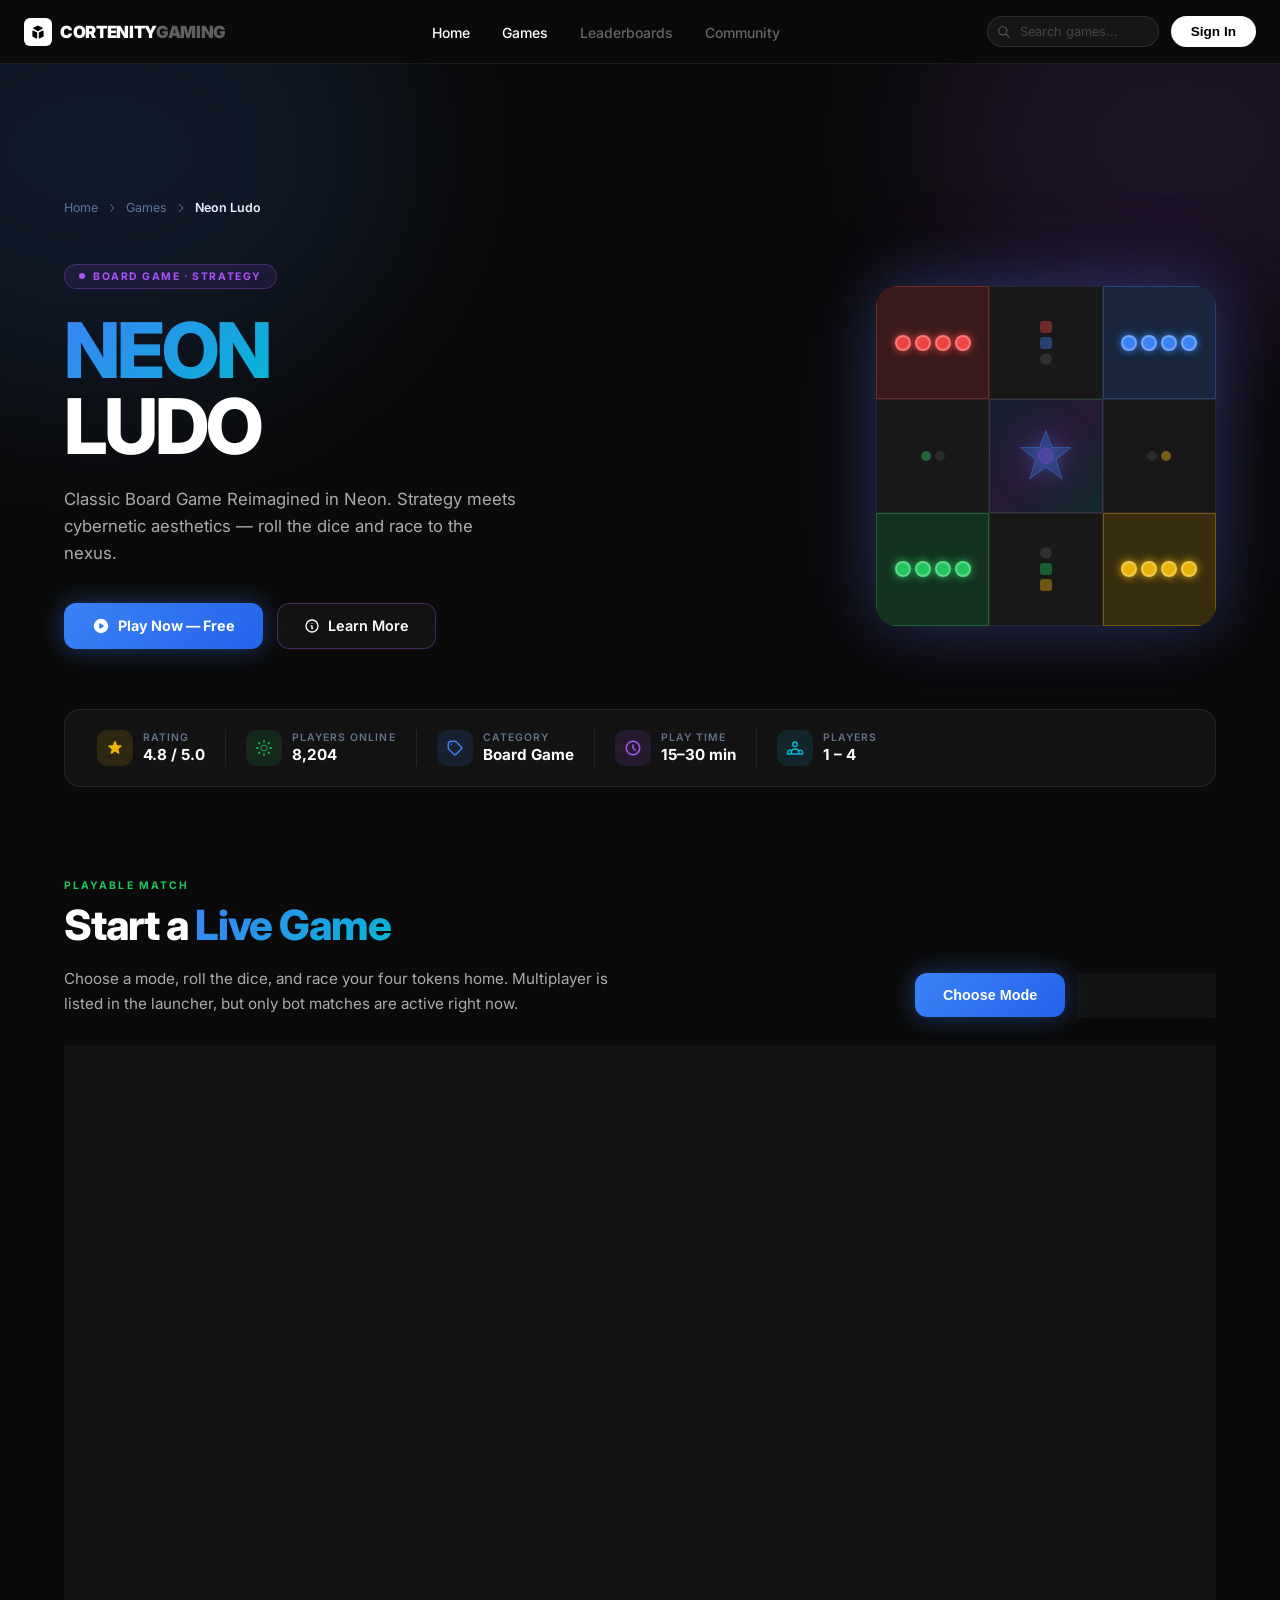
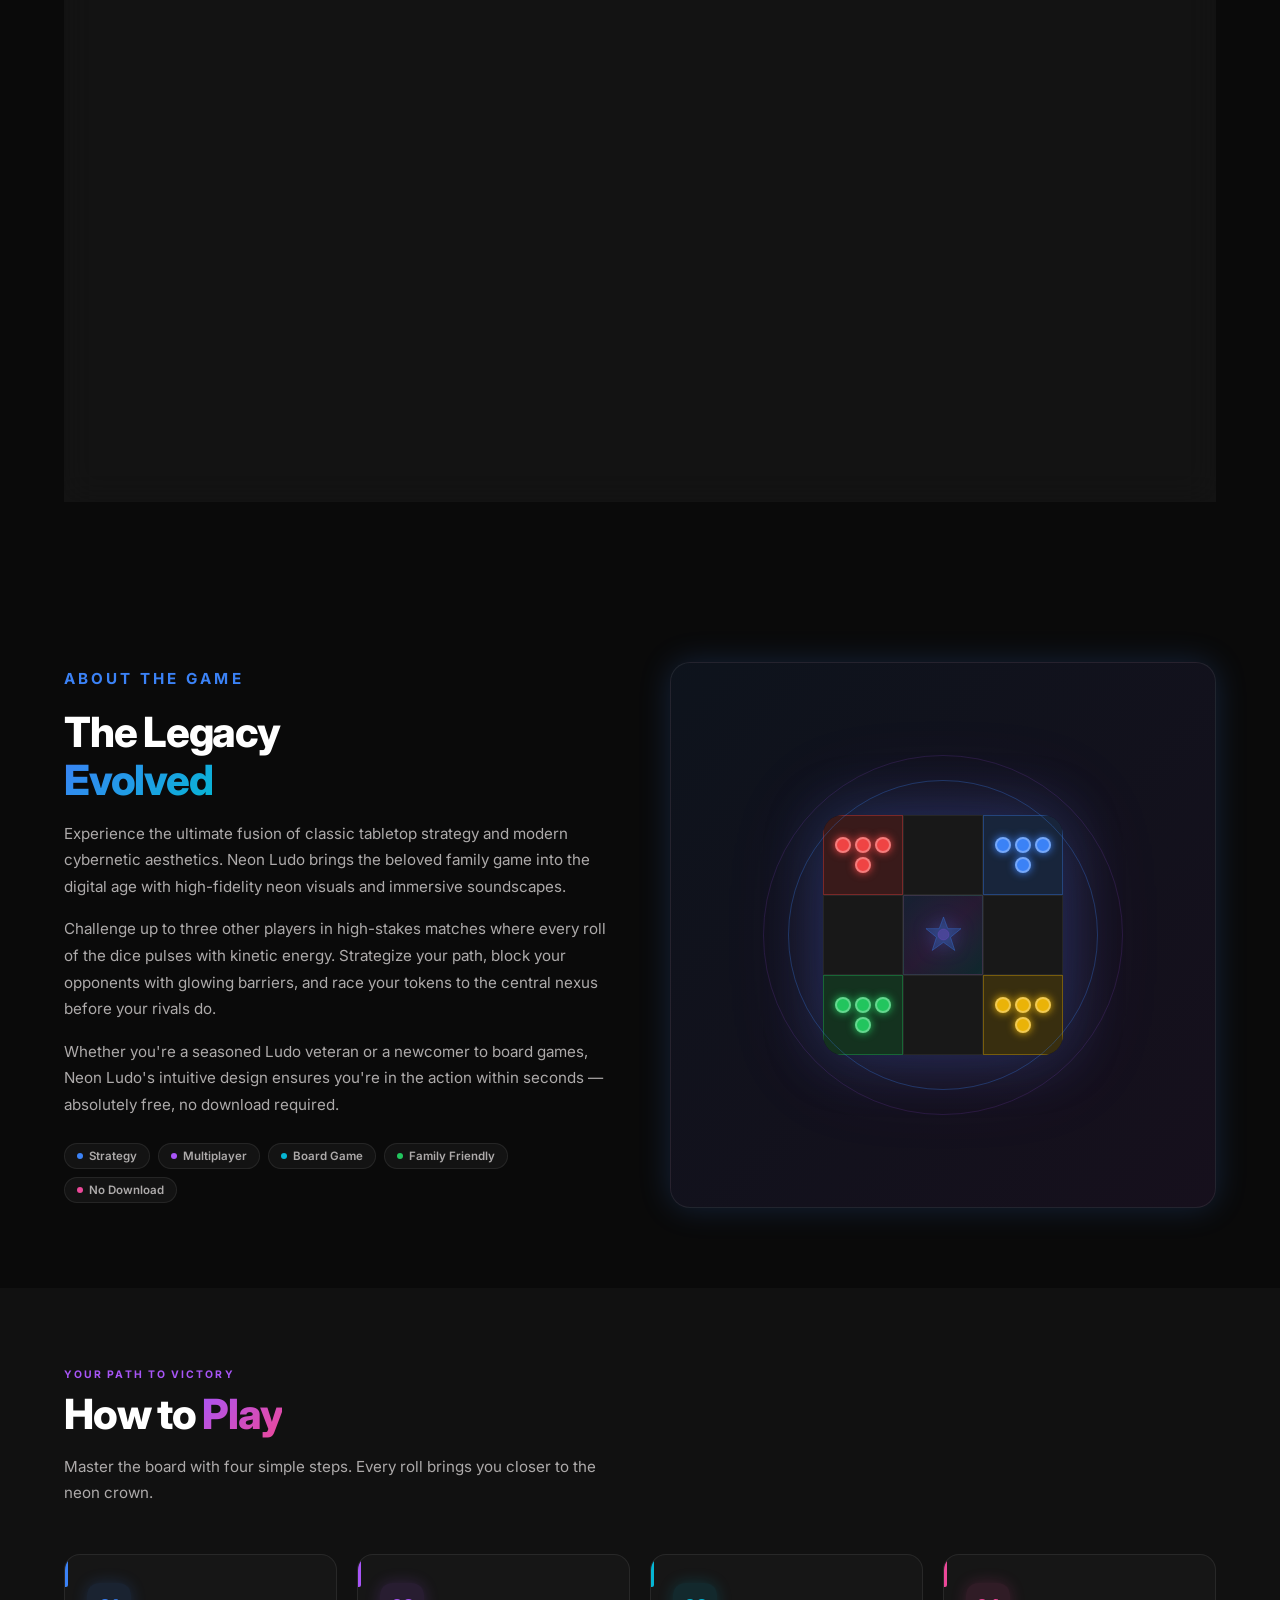
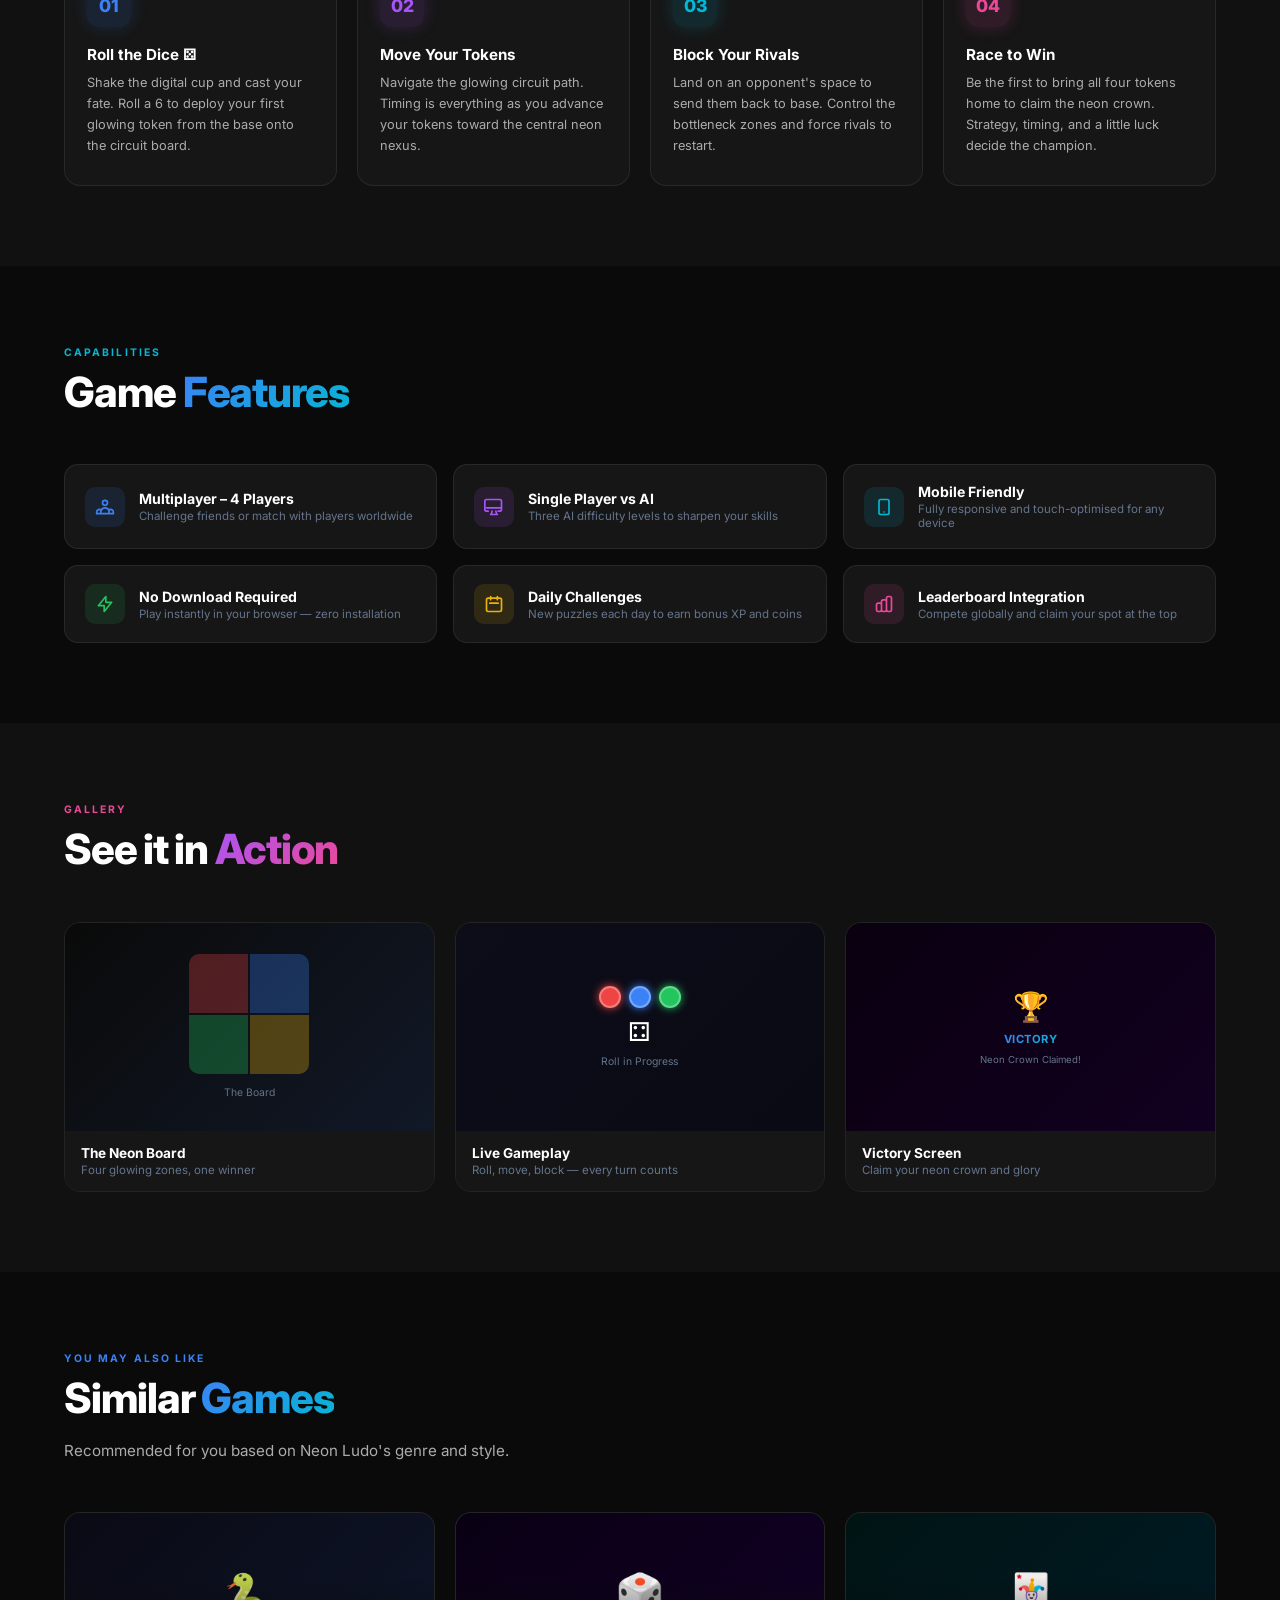
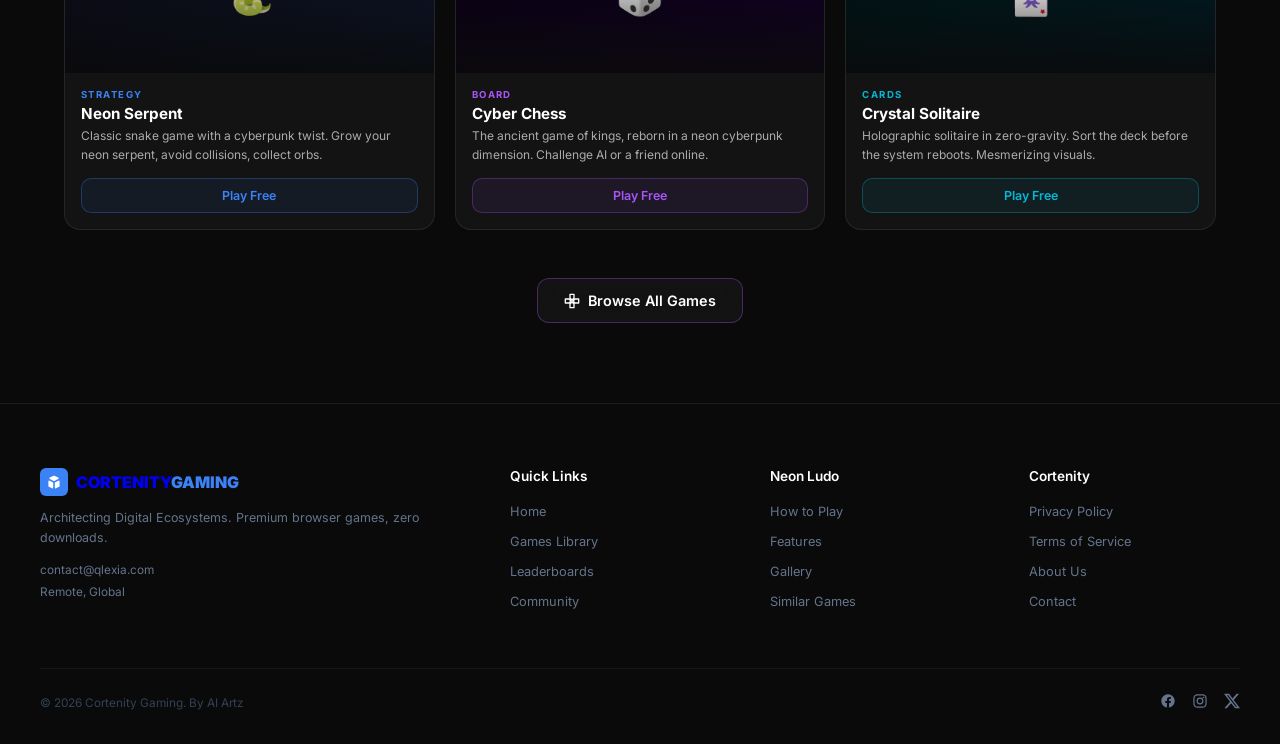
<file: games/Cortenity_ludo/index.html>
<!DOCTYPE html>
<html lang="en">
<head>
<meta charset="UTF-8">
<meta name="viewport" content="width=device-width, initial-scale=1.0">
<title>Neon Ludo – Classic Board Game Reimagined | Cortenity Gaming</title>
<meta name="description" content="Play Neon Ludo on Cortenity Gaming. The classic Ludo board game reimagined with stunning neon aesthetics. Up to 4 players, no download required.">
<meta name="keywords" content="neon ludo, ludo game online, free ludo, board game, multiplayer ludo">
<meta name="robots" content="index, follow">
<link rel="canonical" href="https://cortenity.qlexia.com/games/Cortenity_ludo/">
<meta property="og:title" content="Neon Ludo – Classic Board Game Reimagined">
<meta property="og:description" content="Experience the classic family board game with stunning neon visuals. Play free on Cortenity Gaming.">
<meta property="og:type" content="website">
<link rel="preconnect" href="https://fonts.googleapis.com">
<link rel="preconnect" href="https://fonts.gstatic.com" crossorigin>
<link href="https://fonts.googleapis.com/css2?family=Inter:wght@400;500;600;700;800;900&display=swap" rel="stylesheet">
<link rel="stylesheet" href="css/style.css">
</head>
<body>

<!-- ===== NAVBAR ===== -->
<nav class="site-nav" role="navigation" aria-label="Main navigation">
  <div class="nav-inner">
    <a href="../../index.html" class="nav-logo" aria-label="Cortenity Gaming Home">
      <div class="nav-logo-icon">
        <svg viewBox="0 0 20 20" fill="currentColor"><path d="M11 17a1 1 0 001.447.894l4-2A1 1 0 0017 15V9.236a1 1 0 00-1.447-.894l-4 2a1 1 0 00-.553.894V17zM15.211 6.276a1 1 0 000-1.788l-4.764-2.382a1 1 0 00-.894 0L4.789 4.488a1 1 0 000 1.788l4.764 2.382a1 1 0 00.894 0l4.764-2.382zM4.447 8.342A1 1 0 003 9.236V15a1 1 0 00.553.894l4 2A1 1 0 009 17v-5.764a1 1 0 00-.553-.894l-4-2z"/></svg>
      </div>
      <span class="nav-brand">CORTENITY<span>GAMING</span></span>
    </a>
    <ul class="nav-links">
      <li><a href="../../index.html">Home</a></li>
      <li><a href="../../pages/games.html" class="active">Games</a></li>
      <li><a href="../../pages/leaderboards.html">Leaderboards</a></li>
      <li><a href="../../pages/community.html">Community</a></li>
    </ul>
    <div class="nav-right">
      <div class="nav-search">
        <svg fill="none" stroke="currentColor" viewBox="0 0 24 24"><path stroke-linecap="round" stroke-linejoin="round" stroke-width="2" d="M21 21l-6-6m2-5a7 7 0 11-14 0 7 7 0 0114 0z"/></svg>
        <input type="text" id="nav-search-input" placeholder="Search games..." aria-label="Search games">
      </div>
      <button class="btn-signin" id="signin-btn">Sign In</button>
    </div>
  </div>
</nav>

<!-- Mobile Bottom Nav -->
<nav class="mobile-bottom-nav" aria-label="Mobile navigation">
  <ul>
    <li><a href="../../index.html"><svg viewBox="0 0 24 24"><path d="M10 20v-6h4v6h5v-8h3L12 3 2 12h3v8z"/></svg>Home</a></li>
    <li><a href="../../pages/games.html" class="active"><svg viewBox="0 0 24 24"><path d="M15 7.5V2H9v5.5l3 3 3-3zM7.5 9H2v6h5.5l3-3-3-3zM9 16.5V22h6v-5.5l-3-3-3 3zM16.5 9l-3 3 3 3H22V9h-5.5z"/></svg>Games</a></li>
    <li><a href="../../pages/leaderboards.html"><svg viewBox="0 0 24 24"><path d="M5 9h3v11H5zm6-5h3v16h-3zm6 8h3v8h-3z"/></svg>Boards</a></li>
    <li><a href="../../pages/community.html"><svg viewBox="0 0 24 24"><path d="M16 11c1.66 0 2.99-1.34 2.99-3S17.66 5 16 5c-1.66 0-3 1.34-3 3s1.34 3 3 3zm-8 0c1.66 0 2.99-1.34 2.99-3S9.66 5 8 5C6.34 5 5 6.34 5 8s1.34 3 3 3zm0 2c-2.33 0-7 1.17-7 3.5V19h14v-2.5c0-2.33-4.67-3.5-7-3.5zm8 0c-.29 0-.62.02-.97.05 1.16.84 1.97 1.97 1.97 3.45V19h6v-2.5c0-2.33-4.67-3.5-7-3.5z"/></svg>Community</a></li>
  </ul>
</nav>

<main class="pb-20-mobile">

  <!-- ===== HERO ===== -->
  <section class="hero" id="hero">
    <div class="orb hero-orb-1"></div>
    <div class="orb hero-orb-2"></div>
    <div class="container">

      <!-- Breadcrumb -->
      <nav class="breadcrumb" aria-label="Breadcrumb">
        <a href="../../index.html">Home</a>
        <svg width="12" height="12" fill="none" stroke="currentColor" viewBox="0 0 24 24"><path stroke-linecap="round" stroke-linejoin="round" stroke-width="2" d="M9 5l7 7-7 7"/></svg>
        <a href="../../pages/games.html">Games</a>
        <svg width="12" height="12" fill="none" stroke="currentColor" viewBox="0 0 24 24"><path stroke-linecap="round" stroke-linejoin="round" stroke-width="2" d="M9 5l7 7-7 7"/></svg>
        <span>Neon Ludo</span>
      </nav>

      <div class="hero-content">
        <div class="hero-text">
          <div class="hero-badge">
            <span class="hero-badge-dot"></span>
            Board Game · Strategy
          </div>
          <h1 class="hero-title">
            <span class="grad-text">NEON</span><br>LUDO
          </h1>
          <p class="hero-subtitle">Classic Board Game Reimagined in Neon. Strategy meets cybernetic aesthetics — roll the dice and race to the nexus.</p>
          <div class="hero-cta">
            <a href="#arena" class="btn-primary" id="play-now-btn">
              <svg width="18" height="18" fill="currentColor" viewBox="0 0 20 20"><path fill-rule="evenodd" d="M10 18a8 8 0 100-16 8 8 0 000 16zM9.555 7.168A1 1 0 008 8v4a1 1 0 001.555.832l3-2a1 1 0 000-1.664l-3-2z" clip-rule="evenodd"/></svg>
              Play Now — Free
            </a>
            <a href="#about" class="btn-outline" id="about-btn">
              <svg width="16" height="16" fill="none" stroke="currentColor" viewBox="0 0 24 24"><path stroke-linecap="round" stroke-linejoin="round" stroke-width="2" d="M13 16h-1v-4h-1m1-4h.01M21 12a9 9 0 11-18 0 9 9 0 0118 0z"/></svg>
              Learn More
            </a>
          </div>
        </div>

        <!-- Neon Ludo Board (CSS Art) -->
        <div class="hero-board-wrap" aria-hidden="true">
          <div class="ludo-board" role="img" aria-label="Neon Ludo Board">
            <div class="ludo-grid">
              <!-- Row 1: Red zone | Path | Blue zone -->
              <div class="ludo-zone zone-red">
                <div class="zone-tokens">
                  <div class="token token-red"></div><div class="token token-red"></div>
                  <div class="token token-red"></div><div class="token token-red"></div>
                </div>
              </div>
              <div class="ludo-zone zone-path">
                <div style="display:flex;flex-direction:column;gap:4px;align-items:center;">
                  <div style="width:12px;height:12px;border-radius:3px;background:rgba(239,68,68,0.4);"></div>
                  <div style="width:12px;height:12px;border-radius:3px;background:rgba(59,130,246,0.4);"></div>
                  <div style="width:12px;height:12px;border-radius:50%;background:rgba(255,255,255,0.1);"></div>
                </div>
              </div>
              <div class="ludo-zone zone-blue">
                <div class="zone-tokens">
                  <div class="token token-blue"></div><div class="token token-blue"></div>
                  <div class="token token-blue"></div><div class="token token-blue"></div>
                </div>
              </div>
              <!-- Row 2: Path | Center | Path -->
              <div class="ludo-zone zone-path">
                <div style="display:flex;gap:4px;">
                  <div style="width:10px;height:10px;border-radius:50%;background:rgba(34,197,94,0.45);"></div>
                  <div style="width:10px;height:10px;border-radius:50%;background:rgba(255,255,255,0.08);"></div>
                </div>
              </div>
              <div class="ludo-zone zone-center">
                <div class="star-center">
                  <svg viewBox="0 0 100 100" fill="none" xmlns="http://www.w3.org/2000/svg">
                    <polygon points="50,5 61,35 95,35 68,57 79,91 50,70 21,91 32,57 5,35 39,35" fill="rgba(59,130,246,0.25)" stroke="rgba(59,130,246,0.6)" stroke-width="1.5"/>
                    <circle cx="50" cy="50" r="14" fill="rgba(168,85,247,0.2)" stroke="rgba(168,85,247,0.5)" stroke-width="1"/>
                  </svg>
                </div>
              </div>
              <div class="ludo-zone zone-path">
                <div style="display:flex;gap:4px;">
                  <div style="width:10px;height:10px;border-radius:50%;background:rgba(255,255,255,0.08);"></div>
                  <div style="width:10px;height:10px;border-radius:50%;background:rgba(234,179,8,0.45);"></div>
                </div>
              </div>
              <!-- Row 3: Green zone | Path | Yellow zone -->
              <div class="ludo-zone zone-green">
                <div class="zone-tokens">
                  <div class="token token-green"></div><div class="token token-green"></div>
                  <div class="token token-green"></div><div class="token token-green"></div>
                </div>
              </div>
              <div class="ludo-zone zone-path">
                <div style="display:flex;flex-direction:column;gap:4px;align-items:center;">
                  <div style="width:12px;height:12px;border-radius:50%;background:rgba(255,255,255,0.1);"></div>
                  <div style="width:12px;height:12px;border-radius:3px;background:rgba(34,197,94,0.4);"></div>
                  <div style="width:12px;height:12px;border-radius:3px;background:rgba(234,179,8,0.4);"></div>
                </div>
              </div>
              <div class="ludo-zone zone-yellow">
                <div class="zone-tokens">
                  <div class="token token-yellow"></div><div class="token token-yellow"></div>
                  <div class="token token-yellow"></div><div class="token token-yellow"></div>
                </div>
              </div>
            </div>
          </div>
        </div>
      </div>

      <!-- Info Strip -->
      <div class="info-strip" id="play">
        <div class="info-strip-inner">
          <div class="stat-pill">
            <div class="stat-pill-icon" style="background:rgba(234,179,8,0.12);">
              <svg fill="currentColor" viewBox="0 0 20 20" style="color:#eab308;"><path d="M9.049 2.927c.3-.921 1.603-.921 1.902 0l1.07 3.292a1 1 0 00.95.69h3.462c.969 0 1.371 1.24.588 1.81l-2.8 2.034a1 1 0 00-.364 1.118l1.07 3.292c.3.921-.755 1.688-1.54 1.118l-2.8-2.034a1 1 0 00-1.175 0l-2.8 2.034c-.784.57-1.838-.197-1.539-1.118l1.07-3.292a1 1 0 00-.364-1.118L2.98 8.72c-.783-.57-.38-1.81.588-1.81h3.461a1 1 0 00.951-.69l1.07-3.292z"/></svg>
            </div>
            <div>
              <div class="stat-pill-label">Rating</div>
              <div class="stat-pill-value">4.8 / 5.0</div>
            </div>
          </div>
          <div class="divider-vertical"></div>
          <div class="stat-pill">
            <div class="stat-pill-icon" style="background:rgba(34,197,94,0.12);">
              <svg fill="none" stroke="#22c55e" viewBox="0 0 24 24"><circle cx="12" cy="12" r="4"/><path stroke-linecap="round" stroke-linejoin="round" stroke-width="2" d="M12 2v2m0 16v2M4.93 4.93l1.41 1.41m11.32 11.32l1.41 1.41M2 12h2m16 0h2M4.93 19.07l1.41-1.41M17.66 6.34l1.41-1.41"/></svg>
            </div>
            <div>
              <div class="stat-pill-label">Players Online</div>
              <div class="stat-pill-value"><span data-counter="8204" id="counter-players">8,204</span></div>
            </div>
          </div>
          <div class="divider-vertical"></div>
          <div class="stat-pill">
            <div class="stat-pill-icon" style="background:rgba(59,130,246,0.12);">
              <svg fill="none" stroke="#3b82f6" viewBox="0 0 24 24"><path stroke-linecap="round" stroke-linejoin="round" stroke-width="2" d="M7 7h.01M7 3h5c.512 0 1.024.195 1.414.586l7 7a2 2 0 010 2.828l-7 7a2 2 0 01-2.828 0l-7-7A2 2 0 013 12V7a4 4 0 014-4z"/></svg>
            </div>
            <div>
              <div class="stat-pill-label">Category</div>
              <div class="stat-pill-value">Board Game</div>
            </div>
          </div>
          <div class="divider-vertical"></div>
          <div class="stat-pill">
            <div class="stat-pill-icon" style="background:rgba(168,85,247,0.12);">
              <svg fill="none" stroke="#a855f7" viewBox="0 0 24 24"><path stroke-linecap="round" stroke-linejoin="round" stroke-width="2" d="M12 8v4l3 3m6-3a9 9 0 11-18 0 9 9 0 0118 0z"/></svg>
            </div>
            <div>
              <div class="stat-pill-label">Play Time</div>
              <div class="stat-pill-value">15–30 min</div>
            </div>
          </div>
          <div class="divider-vertical"></div>
          <div class="stat-pill">
            <div class="stat-pill-icon" style="background:rgba(6,182,212,0.12);">
              <svg fill="none" stroke="#06b6d4" viewBox="0 0 24 24"><path stroke-linecap="round" stroke-linejoin="round" stroke-width="2" d="M17 20h5v-2a3 3 0 00-5.356-1.857M17 20H7m10 0v-2c0-.656-.126-1.283-.356-1.857M7 20H2v-2a3 3 0 015.356-1.857M7 20v-2c0-.656.126-1.283.356-1.857m0 0a5.002 5.002 0 019.288 0M15 7a3 3 0 11-6 0 3 3 0 016 0z"/></svg>
            </div>
            <div>
              <div class="stat-pill-label">Players</div>
              <div class="stat-pill-value">1 – 4</div>
            </div>
          </div>
        </div>
      </div>
    </div>
  </section>

  <section class="game-arena-section" id="arena">
    <div class="container">
      <div class="arena-header">
        <div>
          <p class="section-label" style="color:#22c55e;">Playable Match</p>
          <h2 class="section-title">Start a <span class="grad-text">Live Game</span></h2>
          <p class="section-desc">Choose a mode, roll the dice, and race your four tokens home. Multiplayer is listed in the launcher, but only bot matches are active right now.</p>
        </div>
        <div class="arena-actions">
          <button class="btn-primary" id="open-mode-selector" type="button">Choose Mode</button>
          <button class="btn-outline" id="reset-match-btn" type="button">Reset Match</button>
        </div>
      </div>

      <div class="game-shell glass-card is-locked" id="game-shell">
        <div class="mode-overlay" id="mode-selector" aria-live="polite">
          <div class="mode-card">
            <p class="mode-kicker">Play Setup</p>
            <h3>Choose how you want to play</h3>
            <p class="mode-copy">Single-player bot matches are ready now. Multiplayer stays visible so the flow is in place, but it is not implemented yet.</p>
            <div class="mode-options">
              <button class="mode-option primary" id="start-bot-match" type="button">
                <span class="mode-title">With Bot</span>
                <span class="mode-meta">You vs 3 bots</span>
              </button>
              <button class="mode-option" id="start-multiplayer" type="button">
                <span class="mode-title">Multiplayer</span>
                <span class="mode-meta">Coming soon</span>
              </button>
            </div>
            <p class="mode-feedback" id="mode-feedback">Pick a mode to launch the board.</p>
          </div>
        </div>

        <div class="game-layout">
          <div class="board-panel">
            <div class="board-frame" id="board-frame">
              <div class="base-zone base-red" id="base-red">
                <div class="base-zone-title">You</div>
                <div class="base-grid" id="base-grid-red"></div>
              </div>
              <div class="base-zone base-blue" id="base-blue">
                <div class="base-zone-title">Bot 1</div>
                <div class="base-grid" id="base-grid-blue"></div>
              </div>
              <div class="base-zone base-green" id="base-green">
                <div class="base-zone-title">Bot 2</div>
                <div class="base-grid" id="base-grid-green"></div>
              </div>
              <div class="base-zone base-yellow" id="base-yellow">
                <div class="base-zone-title">Bot 3</div>
                <div class="base-grid" id="base-grid-yellow"></div>
              </div>

              <div class="board-track" id="board-track"></div>
              <div class="board-home-lanes" id="board-home-lanes"></div>

              <div class="board-center-core">
                <div class="center-badge">NEXUS</div>
                <div class="center-subtext">First color to bring all 4 tokens home wins.</div>
              </div>
            </div>
          </div>

          <aside class="game-sidebar">
            <div class="status-card">
              <div class="status-row">
                <span class="status-label">Mode</span>
                <span class="status-value" id="game-mode-label">Waiting</span>
              </div>
              <div class="status-row">
                <span class="status-label">Turn</span>
                <span class="status-value" id="turn-label">Choose a mode</span>
              </div>
              <div class="status-row">
                <span class="status-label">Dice</span>
                <span class="status-value dice-readout" id="dice-label">-</span>
              </div>
              <div class="status-message" id="status-message">Open the launcher and start a bot match.</div>
              <button class="roll-button" id="roll-dice-btn" type="button" disabled>Roll Dice</button>
            </div>

            <div class="players-card">
              <div class="players-card-header">
                <h3>Players</h3>
                <span id="winner-banner">No winners yet</span>
              </div>
              <div class="player-list" id="player-list"></div>
            </div>

            <div class="log-card">
              <div class="players-card-header">
                <h3>Match Log</h3>
                <span>Latest turns</span>
              </div>
              <div class="match-log" id="match-log"></div>
            </div>
          </aside>
        </div>
      </div>
    </div>
  </section>

  <!-- ===== ABOUT ===== -->
  <section id="about">
    <div class="container">
      <div class="about-grid">
        <div class="about-text">
          <p class="section-label" style="color:#3b82f6;">About the Game</p>
          <h2 class="section-title">The Legacy<br><span class="grad-text">Evolved</span></h2>
          <p>Experience the ultimate fusion of classic tabletop strategy and modern cybernetic aesthetics. Neon Ludo brings the beloved family game into the digital age with high-fidelity neon visuals and immersive soundscapes.</p>
          <p>Challenge up to three other players in high-stakes matches where every roll of the dice pulses with kinetic energy. Strategize your path, block your opponents with glowing barriers, and race your tokens to the central nexus before your rivals do.</p>
          <p>Whether you're a seasoned Ludo veteran or a newcomer to board games, Neon Ludo's intuitive design ensures you're in the action within seconds — absolutely free, no download required.</p>
          <div class="about-tag-badges">
            <span class="tag-badge"><span class="tag-dot" style="background:#3b82f6;"></span>Strategy</span>
            <span class="tag-badge"><span class="tag-dot" style="background:#a855f7;"></span>Multiplayer</span>
            <span class="tag-badge"><span class="tag-dot" style="background:#06b6d4;"></span>Board Game</span>
            <span class="tag-badge"><span class="tag-dot" style="background:#22c55e;"></span>Family Friendly</span>
            <span class="tag-badge"><span class="tag-dot" style="background:#ec4899;"></span>No Download</span>
          </div>
        </div>
        <div class="about-visual">
          <div class="about-board-preview neon-glow-blue">
            <!-- Mini board preview reused -->
            <div class="ludo-board" style="width:240px;height:240px;" aria-hidden="true">
              <div class="ludo-grid">
                <div class="ludo-zone zone-red"><div class="zone-tokens"><div class="token token-red"></div><div class="token token-red"></div><div class="token token-red"></div><div class="token token-red"></div></div></div>
                <div class="ludo-zone zone-path"></div>
                <div class="ludo-zone zone-blue"><div class="zone-tokens"><div class="token token-blue"></div><div class="token token-blue"></div><div class="token token-blue"></div><div class="token token-blue"></div></div></div>
                <div class="ludo-zone zone-path"></div>
                <div class="ludo-zone zone-center"><div class="star-center"><svg viewBox="0 0 100 100" fill="none"><polygon points="50,5 61,35 95,35 68,57 79,91 50,70 21,91 32,57 5,35 39,35" fill="rgba(59,130,246,0.25)" stroke="rgba(59,130,246,0.6)" stroke-width="1.5"/><circle cx="50" cy="50" r="14" fill="rgba(168,85,247,0.2)" stroke="rgba(168,85,247,0.5)" stroke-width="1"/></svg></div></div>
                <div class="ludo-zone zone-path"></div>
                <div class="ludo-zone zone-green"><div class="zone-tokens"><div class="token token-green"></div><div class="token token-green"></div><div class="token token-green"></div><div class="token token-green"></div></div></div>
                <div class="ludo-zone zone-path"></div>
                <div class="ludo-zone zone-yellow"><div class="zone-tokens"><div class="token token-yellow"></div><div class="token token-yellow"></div><div class="token token-yellow"></div><div class="token token-yellow"></div></div></div>
              </div>
            </div>
            <!-- Floating glow rings -->
            <div class="board-glow-ring" style="width:310px;height:310px;border-color:rgba(59,130,246,0.3);top:50%;left:50%;transform:translate(-50%,-50%);"></div>
            <div class="board-glow-ring" style="width:360px;height:360px;border-color:rgba(168,85,247,0.15);top:50%;left:50%;transform:translate(-50%,-50%);animation-delay:2s;"></div>
          </div>
        </div>
      </div>
    </div>
  </section>

  <!-- ===== HOW TO PLAY ===== -->
  <section class="how-bg" id="how-to-play">
    <div class="container">
      <p class="section-label" style="color:#a855f7;">Your Path to Victory</p>
      <h2 class="section-title">How to <span class="grad-text-purple">Play</span></h2>
      <p class="section-desc">Master the board with four simple steps. Every roll brings you closer to the neon crown.</p>

      <div class="steps-grid">
        <article class="step-card" id="step-1">
          <div class="step-num">01</div>
          <h3 class="step-title">Roll the Dice <span class="dice-icon" aria-label="Dice" title="Click to roll!">⚄</span></h3>
          <p class="step-desc">Shake the digital cup and cast your fate. Roll a 6 to deploy your first glowing token from the base onto the circuit board.</p>
        </article>
        <article class="step-card" id="step-2">
          <div class="step-num">02</div>
          <h3 class="step-title">Move Your Tokens</h3>
          <p class="step-desc">Navigate the glowing circuit path. Timing is everything as you advance your tokens toward the central neon nexus.</p>
        </article>
        <article class="step-card" id="step-3">
          <div class="step-num">03</div>
          <h3 class="step-title">Block Your Rivals</h3>
          <p class="step-desc">Land on an opponent's space to send them back to base. Control the bottleneck zones and force rivals to restart.</p>
        </article>
        <article class="step-card" id="step-4">
          <div class="step-num">04</div>
          <h3 class="step-title">Race to Win</h3>
          <p class="step-desc">Be the first to bring all four tokens home to claim the neon crown. Strategy, timing, and a little luck decide the champion.</p>
        </article>
      </div>
    </div>
  </section>

  <!-- ===== FEATURES ===== -->
  <section id="features">
    <div class="container">
      <p class="section-label" style="color:#06b6d4;">Capabilities</p>
      <h2 class="section-title">Game <span class="grad-text">Features</span></h2>
      <div class="features-grid">
        <div class="feature-chip">
          <div class="feature-icon" style="background:rgba(59,130,246,0.12);">
            <svg fill="none" stroke="#3b82f6" viewBox="0 0 24 24"><path stroke-linecap="round" stroke-linejoin="round" stroke-width="2" d="M17 20h5v-2a3 3 0 00-5.356-1.857M17 20H7m10 0v-2c0-.656-.126-1.283-.356-1.857M7 20H2v-2a3 3 0 015.356-1.857M7 20v-2c0-.656.126-1.283.356-1.857m0 0a5.002 5.002 0 019.288 0M15 7a3 3 0 11-6 0 3 3 0 016 0z"/></svg>
          </div>
          <div><div class="feature-name">Multiplayer – 4 Players</div><div class="feature-desc">Challenge friends or match with players worldwide</div></div>
        </div>
        <div class="feature-chip">
          <div class="feature-icon" style="background:rgba(168,85,247,0.12);">
            <svg fill="none" stroke="#a855f7" viewBox="0 0 24 24"><path stroke-linecap="round" stroke-linejoin="round" stroke-width="2" d="M9.75 17L9 20l-1 1h8l-1-1-.75-3M3 13h18M5 17H3a2 2 0 01-2-2V5a2 2 0 012-2h16a2 2 0 012 2v10a2 2 0 01-2 2h-2"/></svg>
          </div>
          <div><div class="feature-name">Single Player vs AI</div><div class="feature-desc">Three AI difficulty levels to sharpen your skills</div></div>
        </div>
        <div class="feature-chip">
          <div class="feature-icon" style="background:rgba(6,182,212,0.12);">
            <svg fill="none" stroke="#06b6d4" viewBox="0 0 24 24"><path stroke-linecap="round" stroke-linejoin="round" stroke-width="2" d="M12 18h.01M8 21h8a2 2 0 002-2V5a2 2 0 00-2-2H8a2 2 0 00-2 2v14a2 2 0 002 2z"/></svg>
          </div>
          <div><div class="feature-name">Mobile Friendly</div><div class="feature-desc">Fully responsive and touch-optimised for any device</div></div>
        </div>
        <div class="feature-chip">
          <div class="feature-icon" style="background:rgba(34,197,94,0.12);">
            <svg fill="none" stroke="#22c55e" viewBox="0 0 24 24"><path stroke-linecap="round" stroke-linejoin="round" stroke-width="2" d="M13 10V3L4 14h7v7l9-11h-7z"/></svg>
          </div>
          <div><div class="feature-name">No Download Required</div><div class="feature-desc">Play instantly in your browser — zero installation</div></div>
        </div>
        <div class="feature-chip">
          <div class="feature-icon" style="background:rgba(234,179,8,0.12);">
            <svg fill="none" stroke="#eab308" viewBox="0 0 24 24"><path stroke-linecap="round" stroke-linejoin="round" stroke-width="2" d="M8 7V3m8 4V3m-9 8h10M5 21h14a2 2 0 002-2V7a2 2 0 00-2-2H5a2 2 0 00-2 2v12a2 2 0 002 2z"/></svg>
          </div>
          <div><div class="feature-name">Daily Challenges</div><div class="feature-desc">New puzzles each day to earn bonus XP and coins</div></div>
        </div>
        <div class="feature-chip">
          <div class="feature-icon" style="background:rgba(236,72,153,0.12);">
            <svg fill="none" stroke="#ec4899" viewBox="0 0 24 24"><path stroke-linecap="round" stroke-linejoin="round" stroke-width="2" d="M9 19v-6a2 2 0 00-2-2H5a2 2 0 00-2 2v6a2 2 0 002 2h2a2 2 0 002-2zm0 0V9a2 2 0 012-2h2a2 2 0 012 2v10m-6 0a2 2 0 002 2h2a2 2 0 002-2m0 0V5a2 2 0 012-2h2a2 2 0 012 2v14a2 2 0 01-2 2h-2a2 2 0 01-2-2z"/></svg>
          </div>
          <div><div class="feature-name">Leaderboard Integration</div><div class="feature-desc">Compete globally and claim your spot at the top</div></div>
        </div>
      </div>
    </div>
  </section>

  <!-- ===== SCREENSHOTS ===== -->
  <section class="screenshots-bg" id="screenshots">
    <div class="container">
      <p class="section-label" style="color:#ec4899;">Gallery</p>
      <h2 class="section-title">See it in <span class="grad-text-purple">Action</span></h2>
      <div class="screenshots-grid">
        <div class="screenshot-card" tabindex="0" aria-label="Screenshot: The Neon Board">
          <div class="screenshot-preview" style="background:linear-gradient(135deg,#0a0a0a,#111827);">
            <div class="screenshot-preview-inner" style="flex-direction:column;gap:12px;">
              <div style="width:120px;height:120px;display:grid;grid-template-columns:1fr 1fr;grid-template-rows:1fr 1fr;gap:2px;border-radius:10px;overflow:hidden;">
                <div style="background:rgba(239,68,68,0.3);"></div><div style="background:rgba(59,130,246,0.3);"></div>
                <div style="background:rgba(34,197,94,0.3);"></div><div style="background:rgba(234,179,8,0.3);"></div>
              </div>
              <span style="font-size:0.65rem;color:#64748b;font-family:'Inter',sans-serif;">The Board</span>
            </div>
          </div>
          <div class="screenshot-label">
            <div class="screenshot-title">The Neon Board</div>
            <div class="screenshot-sub">Four glowing zones, one winner</div>
          </div>
        </div>
        <div class="screenshot-card" tabindex="0" aria-label="Screenshot: Live Gameplay">
          <div class="screenshot-preview" style="background:linear-gradient(135deg,#0d0d1a,#0a0a14);">
            <div class="screenshot-preview-inner" style="flex-direction:column;gap:8px;">
              <div style="display:flex;gap:8px;">
                <div class="token token-red" style="width:22px;height:22px;"></div>
                <div class="token token-blue" style="width:22px;height:22px;"></div>
                <div class="token token-green" style="width:22px;height:22px;"></div>
              </div>
              <div style="font-size:1.6rem;" class="dice-icon" title="Click to roll!">⚃</div>
              <span style="font-size:0.65rem;color:#64748b;font-family:'Inter',sans-serif;">Roll in Progress</span>
            </div>
          </div>
          <div class="screenshot-label">
            <div class="screenshot-title">Live Gameplay</div>
            <div class="screenshot-sub">Roll, move, block — every turn counts</div>
          </div>
        </div>
        <div class="screenshot-card" tabindex="0" aria-label="Screenshot: Victory Screen">
          <div class="screenshot-preview" style="background:linear-gradient(135deg,#0a0010,#120020);">
            <div class="screenshot-preview-inner" style="flex-direction:column;gap:8px;">
              <div style="font-size:1.8rem;">🏆</div>
              <div style="font-size:0.7rem;font-weight:700;background:linear-gradient(135deg,#3b82f6,#06b6d4);-webkit-background-clip:text;-webkit-text-fill-color:transparent;background-clip:text;font-family:'Inter',sans-serif;letter-spacing:0.05em;">VICTORY</div>
              <span style="font-size:0.6rem;color:#64748b;font-family:'Inter',sans-serif;">Neon Crown Claimed!</span>
            </div>
          </div>
          <div class="screenshot-label">
            <div class="screenshot-title">Victory Screen</div>
            <div class="screenshot-sub">Claim your neon crown and glory</div>
          </div>
        </div>
      </div>
    </div>
  </section>

  <!-- ===== SIMILAR GAMES ===== -->
  <section id="similar-games">
    <div class="container">
      <p class="section-label" style="color:#3b82f6;">You May Also Like</p>
      <h2 class="section-title">Similar <span class="grad-text">Games</span></h2>
      <p class="section-desc">Recommended for you based on Neon Ludo's genre and style.</p>
      <div class="similar-grid">
        <!-- Card 1 -->
        <article class="game-card">
          <div class="game-card-img">
            <div class="game-card-img-inner" style="background:linear-gradient(135deg,#0a0a14,#0d1428);">
              🐍
              <div class="game-card-gradient"></div>
            </div>
          </div>
          <div class="game-card-body">
            <div class="game-card-genre" style="color:#3b82f6;">Strategy</div>
            <h3 class="game-card-title">Neon Serpent</h3>
            <p class="game-card-desc">Classic snake game with a cyberpunk twist. Grow your neon serpent, avoid collisions, collect orbs.</p>
            <a href="../../pages/games.html" class="btn-play" style="color:#3b82f6;border-color:rgba(59,130,246,0.3);background:rgba(59,130,246,0.08);" onmouseover="this.style.background='#3b82f6';this.style.color='#fff'" onmouseout="this.style.background='rgba(59,130,246,0.08)';this.style.color='#3b82f6'">Play Free</a>
          </div>
        </article>
        <!-- Card 2 -->
        <article class="game-card">
          <div class="game-card-img">
            <div class="game-card-img-inner" style="background:linear-gradient(135deg,#0a0014,#100024);">
              🎲
              <div class="game-card-gradient"></div>
            </div>
          </div>
          <div class="game-card-body">
            <div class="game-card-genre" style="color:#a855f7;">Board</div>
            <h3 class="game-card-title">Cyber Chess</h3>
            <p class="game-card-desc">The ancient game of kings, reborn in a neon cyberpunk dimension. Challenge AI or a friend online.</p>
            <a href="../../pages/games.html" class="btn-play" style="color:#a855f7;border-color:rgba(168,85,247,0.3);background:rgba(168,85,247,0.08);" onmouseover="this.style.background='#a855f7';this.style.color='#fff'" onmouseout="this.style.background='rgba(168,85,247,0.08)';this.style.color='#a855f7'">Play Free</a>
          </div>
        </article>
        <!-- Card 3 -->
        <article class="game-card">
          <div class="game-card-img">
            <div class="game-card-img-inner" style="background:linear-gradient(135deg,#001414,#001a24);">
              🃏
              <div class="game-card-gradient"></div>
            </div>
          </div>
          <div class="game-card-body">
            <div class="game-card-genre" style="color:#06b6d4;">Cards</div>
            <h3 class="game-card-title">Crystal Solitaire</h3>
            <p class="game-card-desc">Holographic solitaire in zero-gravity. Sort the deck before the system reboots. Mesmerizing visuals.</p>
            <a href="../../pages/games.html" class="btn-play" style="color:#06b6d4;border-color:rgba(6,182,212,0.3);background:rgba(6,182,212,0.08);" onmouseover="this.style.background='#06b6d4';this.style.color='#fff'" onmouseout="this.style.background='rgba(6,182,212,0.08)';this.style.color='#06b6d4'">Play Free</a>
          </div>
        </article>
      </div>

      <!-- Back to games CTA -->
      <div style="text-align:center;margin-top:48px;">
        <a href="../../pages/games.html" class="btn-outline" style="display:inline-flex;">
          <svg width="16" height="16" fill="none" stroke="currentColor" viewBox="0 0 24 24"><path stroke-linecap="round" stroke-linejoin="round" stroke-width="2" d="M15 7.5V2H9v5.5l3 3 3-3zM7.5 9H2v6h5.5l3-3-3-3zM9 16.5V22h6v-5.5l-3-3-3 3zM16.5 9l-3 3 3 3H22V9h-5.5z"/></svg>
          Browse All Games
        </a>
      </div>
    </div>
  </section>

</main>

<!-- ===== FOOTER ===== -->
<footer class="site-footer">
  <div class="footer-inner">
    <div class="footer-grid">
      <div>
        <a href="../../index.html" class="footer-brand-logo">
          <div class="footer-brand-logo-icon"><svg viewBox="0 0 20 20"><path d="M11 17a1 1 0 001.447.894l4-2A1 1 0 0017 15V9.236a1 1 0 00-1.447-.894l-4 2a1 1 0 00-.553.894V17zM15.211 6.276a1 1 0 000-1.788l-4.764-2.382a1 1 0 00-.894 0L4.789 4.488a1 1 0 000 1.788l4.764 2.382a1 1 0 00.894 0l4.764-2.382zM4.447 8.342A1 1 0 003 9.236V15a1 1 0 00.553.894l4 2A1 1 0 009 17v-5.764a1 1 0 00-.553-.894l-4-2z"/></svg></div>
          <span class="footer-brand-name">CORTENITY<span>GAMING</span></span>
        </a>
        <p class="footer-tagline">Architecting Digital Ecosystems. Premium browser games, zero downloads.</p>
        <p class="footer-contact">contact@qlexia.com<br>Remote, Global</p>
      </div>
      <div class="footer-col">
        <h4>Quick Links</h4>
        <ul>
          <li><a href="../../index.html">Home</a></li>
          <li><a href="../../pages/games.html">Games Library</a></li>
          <li><a href="../../pages/leaderboards.html">Leaderboards</a></li>
          <li><a href="../../pages/community.html">Community</a></li>
        </ul>
      </div>
      <div class="footer-col">
        <h4>Neon Ludo</h4>
        <ul>
          <li><a href="#how-to-play">How to Play</a></li>
          <li><a href="#features">Features</a></li>
          <li><a href="#screenshots">Gallery</a></li>
          <li><a href="#similar-games">Similar Games</a></li>
        </ul>
      </div>
      <div class="footer-col">
        <h4>Cortenity</h4>
        <ul>
          <li><a href="#">Privacy Policy</a></li>
          <li><a href="#">Terms of Service</a></li>
          <li><a href="#">About Us</a></li>
          <li><a href="#">Contact</a></li>
        </ul>
      </div>
    </div>
    <div class="footer-bottom">
      <p>&copy; 2026 Cortenity Gaming. By AI Artz</p>
      <div class="footer-social">
        <a href="#" aria-label="Facebook"><svg fill="currentColor" viewBox="0 0 24 24"><path d="M22 12c0-5.523-4.477-10-10-10S2 6.477 2 12c0 4.991 3.657 9.128 8.438 9.878v-6.987h-2.54V12h2.54V9.797c0-2.506 1.492-3.89 3.777-3.89 1.094 0 2.238.195 2.238.195v2.46h-1.26c-1.243 0-1.63.771-1.63 1.562V12h2.773l-.443 2.89h-2.33v6.988C18.343 21.128 22 16.991 22 12z"/></svg></a>
        <a href="#" aria-label="Instagram"><svg fill="currentColor" viewBox="0 0 24 24"><path fill-rule="evenodd" d="M12.315 2c2.43 0 2.784.013 3.808.06 1.064.049 1.791.218 2.427.465a4.902 4.902 0 011.772 1.153 4.902 4.902 0 011.153 1.772c.247.636.416 1.363.465 2.427.048 1.067.06 1.407.06 4.123v.08c0 2.643-.012 2.987-.06 4.043-.049 1.064-.218 1.791-.465 2.427a4.902 4.902 0 01-1.153 1.772 4.902 4.902 0 01-1.772 1.153c-.636.247-1.363.416-2.427.465-1.067.048-1.407.06-4.123.06h-.08c-2.643 0-2.987-.012-4.043-.06-1.064-.049-1.791-.218-2.427-.465a4.902 4.902 0 01-1.772-1.153 4.902 4.902 0 01-1.153-1.772c-.247-.636-.416-1.363-.465-2.427-.047-1.024-.06-1.379-.06-3.808v-.63c0-2.43.013-2.784.06-3.808.049-1.064.218-1.791.465-2.427a4.902 4.902 0 011.153-1.772A4.902 4.902 0 015.45 2.525c.636-.247 1.363-.416 2.427-.465C8.901 2.013 9.256 2 11.685 2h.63zm-.081 1.802h-.468c-2.456 0-2.784.011-3.807.058-.975.045-1.504.207-1.857.344-.467.182-.8.398-1.15.748-.35.35-.566.683-.748 1.15-.137.353-.3.882-.344 1.857-.047 1.023-.058 1.351-.058 3.807v.468c0 2.456.011 2.784.058 3.807.045.975.207 1.504.344 1.857.182.466.399.8.748 1.15.35.35.683.566 1.15.748.353.137.882.3 1.857.344 1.054.048 1.37.058 4.041.058h.08c2.597 0 2.917-.01 3.96-.058.976-.045 1.505-.207 1.858-.344.466-.182.8-.398 1.15-.748.35-.35.566-.683.748-1.15.137-.353.3-.882.344-1.857.048-1.055.058-1.37.058-4.041v-.08c0-2.597-.01-2.917-.058-3.96-.045-.976-.207-1.505-.344-1.858a3.097 3.097 0 00-.748-1.15 3.098 3.098 0 00-1.15-.748c-.353-.137-.882-.3-1.857-.344-1.023-.047-1.351-.058-3.807-.058zM12 6.865a5.135 5.135 0 110 10.27 5.135 5.135 0 010-10.27zm0 1.802a3.333 3.333 0 100 6.666 3.333 3.333 0 000-6.666zm5.338-3.205a1.2 1.2 0 110 2.4 1.2 1.2 0 010-2.4z" clip-rule="evenodd"/></svg></a>
        <a href="#" aria-label="X / Twitter"><svg fill="currentColor" viewBox="0 0 24 24"><path d="M18.901 1.153h3.68l-8.04 9.19L24 22.846h-7.406l-5.8-7.584-6.638 7.584H.474l8.6-9.83L0 1.154h7.594l5.243 6.932 6.064-6.932zm-1.291 19.497h2.039L6.486 3.24H4.298l13.312 17.41z"/></svg></a>
      </div>
    </div>
  </div>
</footer>

<script src="js/game.js"></script>
</body>
</html>
</file>
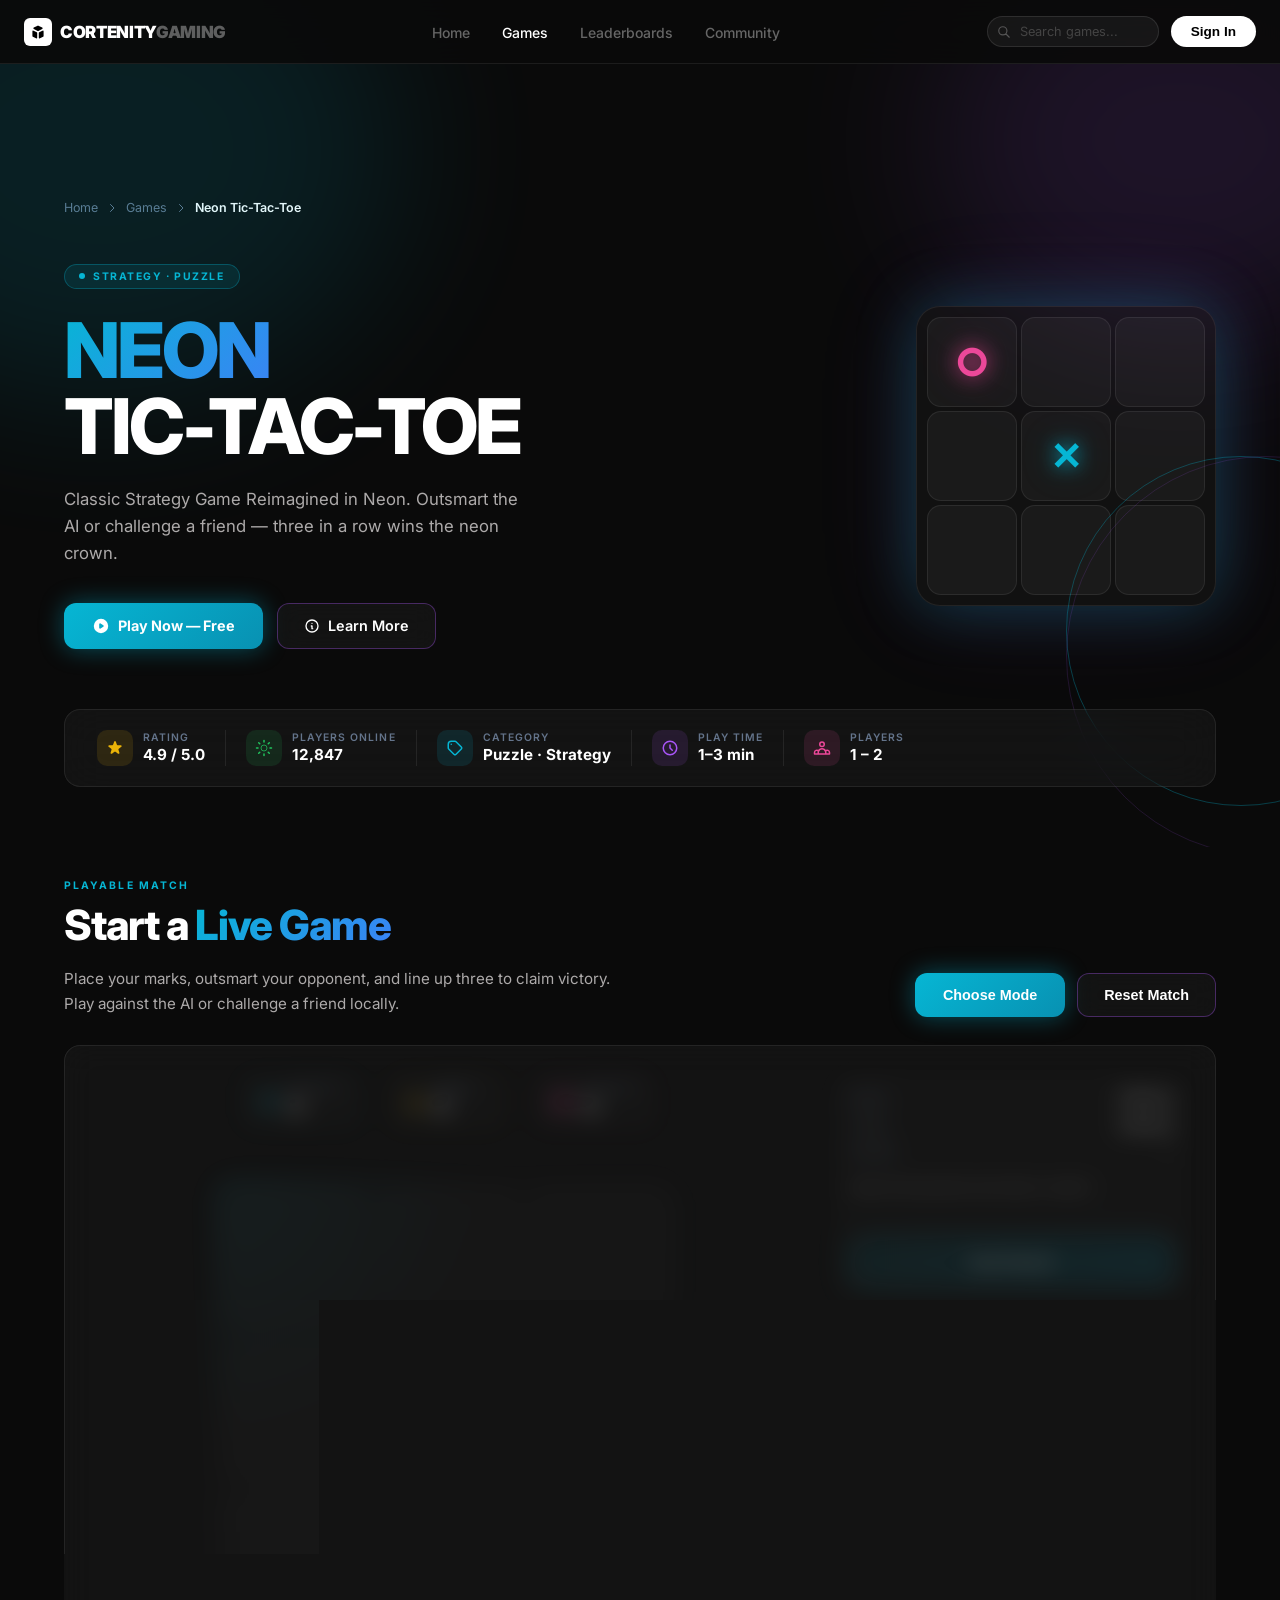
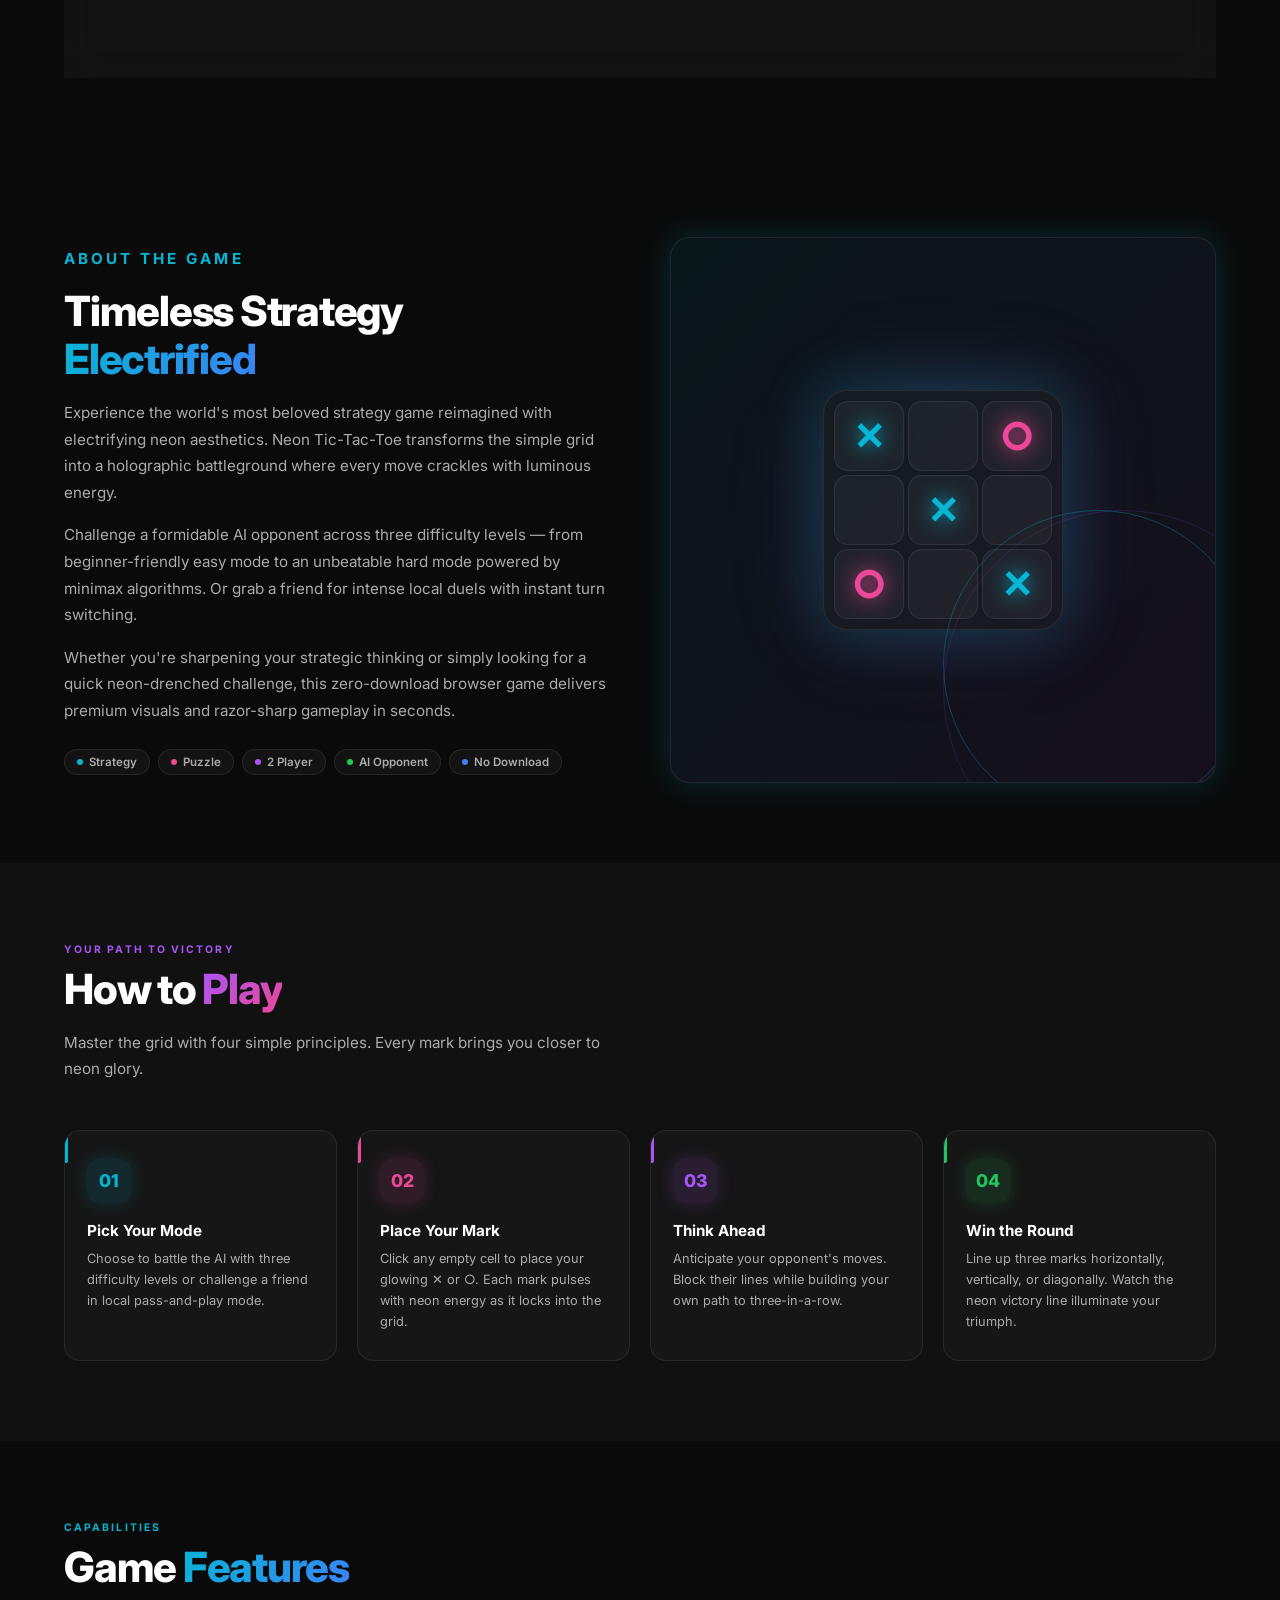
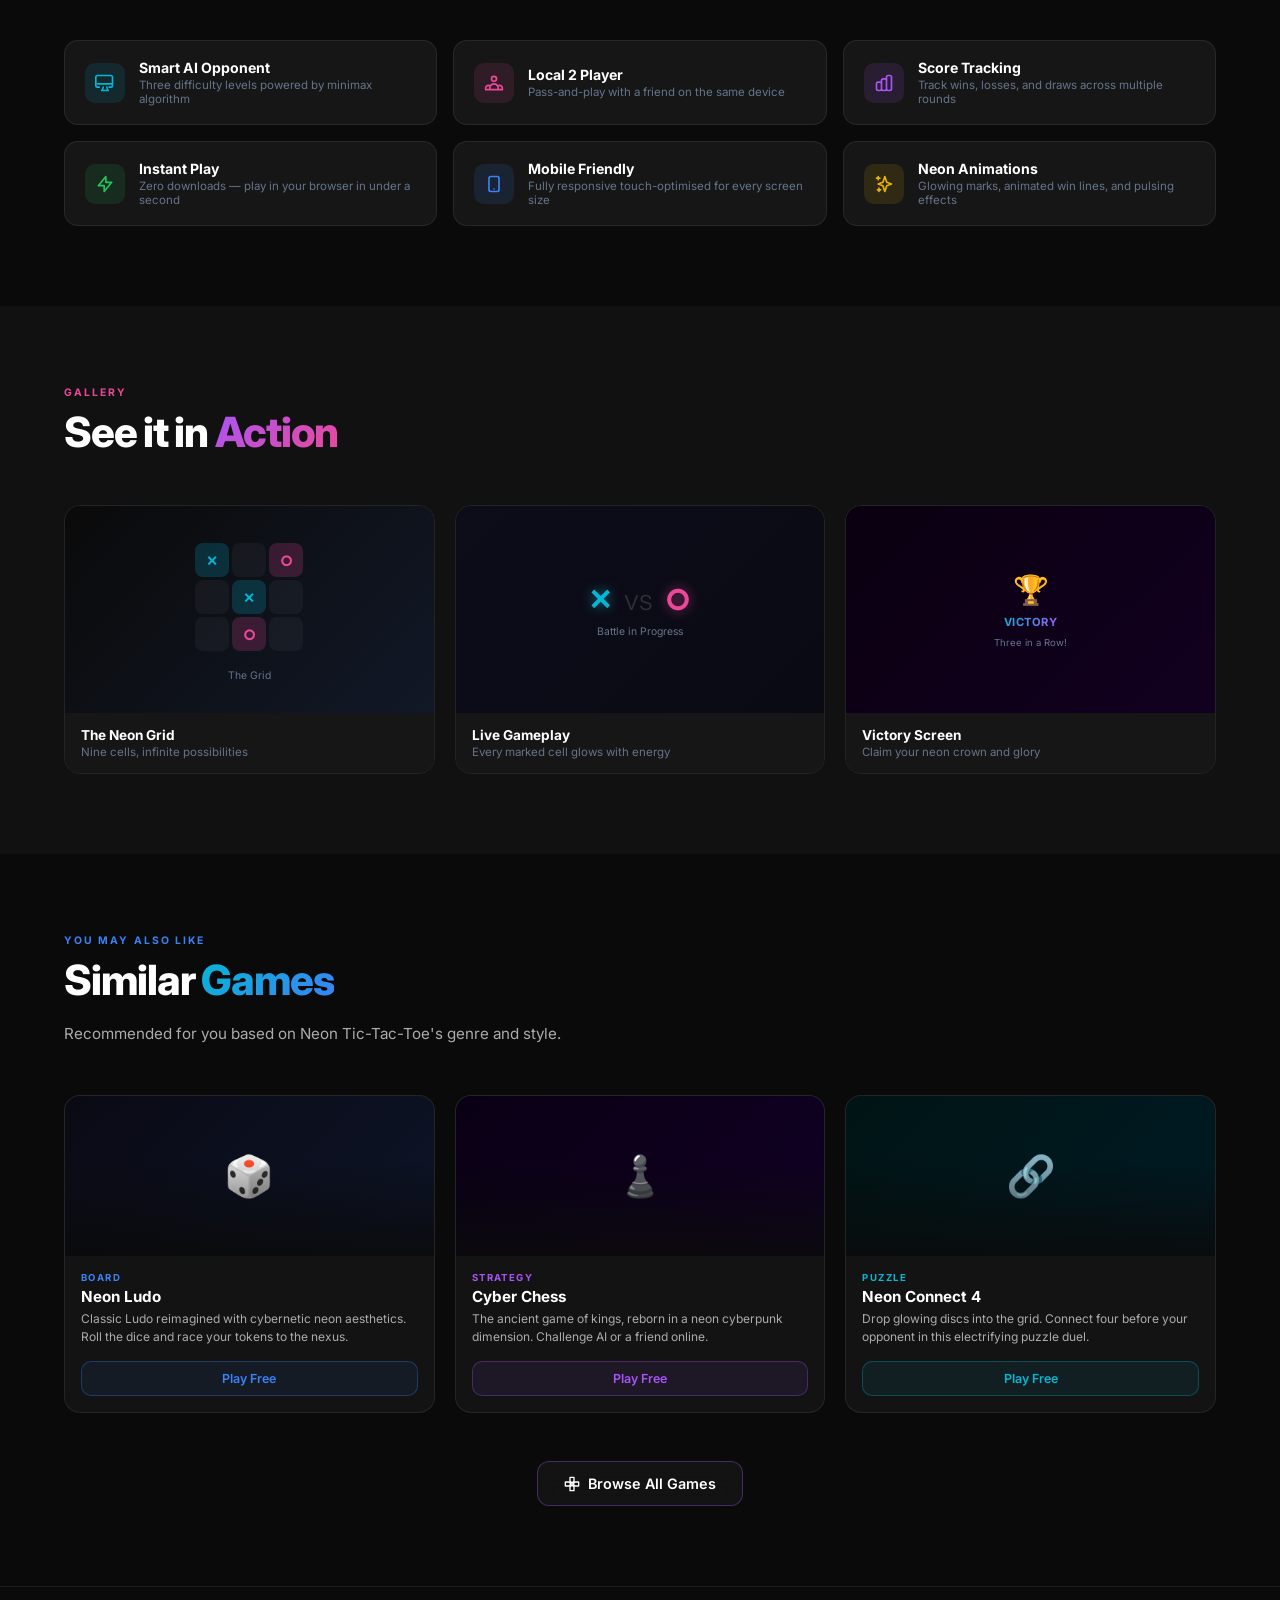
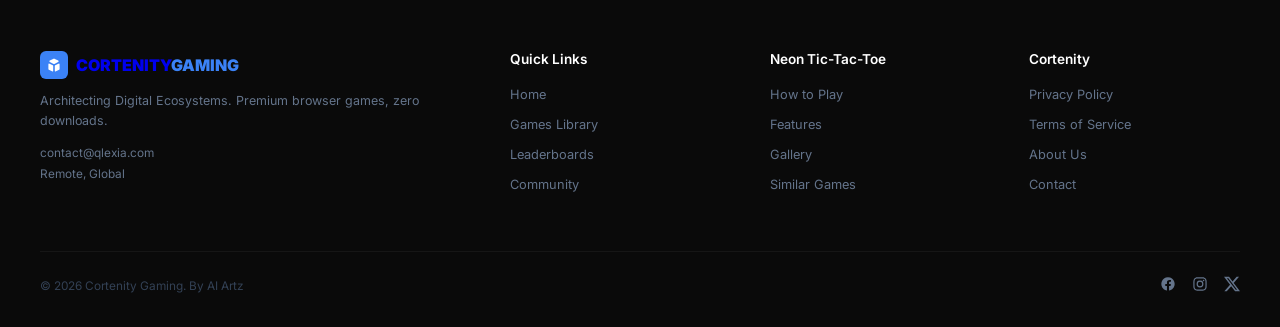
<file: games/Cortenity_tictactoe/index.html>
<!DOCTYPE html>
<html lang="en">
<head>
<meta charset="UTF-8">
<meta name="viewport" content="width=device-width, initial-scale=1.0">
<title>Neon Tic-Tac-Toe – Classic Strategy Reimagined | Cortenity Gaming</title>
<meta name="description" content="Play Neon Tic-Tac-Toe on Cortenity Gaming. The classic strategy game reimagined with stunning neon aesthetics. Challenge the AI or play with a friend, no download required.">
<meta name="keywords" content="neon tic-tac-toe, tic tac toe online, free tic tac toe, strategy game, multiplayer tic tac toe">
<meta name="robots" content="index, follow">
<link rel="canonical" href="https://cortenity.qlexia.com/games/Cortenity_tictactoe/">
<meta property="og:title" content="Neon Tic-Tac-Toe – Classic Strategy Reimagined">
<meta property="og:description" content="Experience the classic strategy game with stunning neon visuals. Play free on Cortenity Gaming.">
<meta property="og:type" content="website">
<link rel="preconnect" href="https://fonts.googleapis.com">
<link rel="preconnect" href="https://fonts.gstatic.com" crossorigin>
<link href="https://fonts.googleapis.com/css2?family=Inter:wght@400;500;600;700;800;900&display=swap" rel="stylesheet">
<link rel="stylesheet" href="css/style.css">
</head>
<body>

<!-- ===== NAVBAR ===== -->
<nav class="site-nav" role="navigation" aria-label="Main navigation">
  <div class="nav-inner">
    <a href="../../index.html" class="nav-logo" aria-label="Cortenity Gaming Home">
      <div class="nav-logo-icon">
        <svg viewBox="0 0 20 20" fill="currentColor"><path d="M11 17a1 1 0 001.447.894l4-2A1 1 0 0017 15V9.236a1 1 0 00-1.447-.894l-4 2a1 1 0 00-.553.894V17zM15.211 6.276a1 1 0 000-1.788l-4.764-2.382a1 1 0 00-.894 0L4.789 4.488a1 1 0 000 1.788l4.764 2.382a1 1 0 00.894 0l4.764-2.382zM4.447 8.342A1 1 0 003 9.236V15a1 1 0 00.553.894l4 2A1 1 0 009 17v-5.764a1 1 0 00-.553-.894l-4-2z"/></svg>
      </div>
      <span class="nav-brand">CORTENITY<span>GAMING</span></span>
    </a>
    <ul class="nav-links">
      <li><a href="../../index.html">Home</a></li>
      <li><a href="../../pages/games.html" class="active">Games</a></li>
      <li><a href="../../pages/leaderboards.html">Leaderboards</a></li>
      <li><a href="../../pages/community.html">Community</a></li>
    </ul>
    <div class="nav-right">
      <div class="nav-search">
        <svg fill="none" stroke="currentColor" viewBox="0 0 24 24"><path stroke-linecap="round" stroke-linejoin="round" stroke-width="2" d="M21 21l-6-6m2-5a7 7 0 11-14 0 7 7 0 0114 0z"/></svg>
        <input type="text" id="nav-search-input" placeholder="Search games..." aria-label="Search games">
      </div>
      <button class="btn-signin" id="signin-btn">Sign In</button>
    </div>
  </div>
</nav>

<!-- Mobile Bottom Nav -->
<nav class="mobile-bottom-nav" aria-label="Mobile navigation">
  <ul>
    <li><a href="../../index.html"><svg viewBox="0 0 24 24"><path d="M10 20v-6h4v6h5v-8h3L12 3 2 12h3v8z"/></svg>Home</a></li>
    <li><a href="../../pages/games.html" class="active"><svg viewBox="0 0 24 24"><path d="M15 7.5V2H9v5.5l3 3 3-3zM7.5 9H2v6h5.5l3-3-3-3zM9 16.5V22h6v-5.5l-3-3-3 3zM16.5 9l-3 3 3 3H22V9h-5.5z"/></svg>Games</a></li>
    <li><a href="../../pages/leaderboards.html"><svg viewBox="0 0 24 24"><path d="M5 9h3v11H5zm6-5h3v16h-3zm6 8h3v8h-3z"/></svg>Boards</a></li>
    <li><a href="../../pages/community.html"><svg viewBox="0 0 24 24"><path d="M16 11c1.66 0 2.99-1.34 2.99-3S17.66 5 16 5c-1.66 0-3 1.34-3 3s1.34 3 3 3zm-8 0c1.66 0 2.99-1.34 2.99-3S9.66 5 8 5C6.34 5 5 6.34 5 8s1.34 3 3 3zm0 2c-2.33 0-7 1.17-7 3.5V19h14v-2.5c0-2.33-4.67-3.5-7-3.5zm8 0c-.29 0-.62.02-.97.05 1.16.84 1.97 1.97 1.97 3.45V19h6v-2.5c0-2.33-4.67-3.5-7-3.5z"/></svg>Community</a></li>
  </ul>
</nav>

<main class="pb-20-mobile">

  <!-- ===== HERO ===== -->
  <section class="hero" id="hero">
    <div class="orb hero-orb-1"></div>
    <div class="orb hero-orb-2"></div>
    <div class="container">

      <!-- Breadcrumb -->
      <nav class="breadcrumb" aria-label="Breadcrumb">
        <a href="../../index.html">Home</a>
        <svg width="12" height="12" fill="none" stroke="currentColor" viewBox="0 0 24 24"><path stroke-linecap="round" stroke-linejoin="round" stroke-width="2" d="M9 5l7 7-7 7"/></svg>
        <a href="../../pages/games.html">Games</a>
        <svg width="12" height="12" fill="none" stroke="currentColor" viewBox="0 0 24 24"><path stroke-linecap="round" stroke-linejoin="round" stroke-width="2" d="M9 5l7 7-7 7"/></svg>
        <span>Neon Tic-Tac-Toe</span>
      </nav>

      <div class="hero-content">
        <div class="hero-text">
          <div class="hero-badge">
            <span class="hero-badge-dot"></span>
            Strategy · Puzzle
          </div>
          <h1 class="hero-title">
            <span class="grad-text">NEON</span><br>TIC-TAC-TOE
          </h1>
          <p class="hero-subtitle">Classic Strategy Game Reimagined in Neon. Outsmart the AI or challenge a friend — three in a row wins the neon crown.</p>
          <div class="hero-cta">
            <a href="#arena" class="btn-primary" id="play-now-btn">
              <svg width="18" height="18" fill="currentColor" viewBox="0 0 20 20"><path fill-rule="evenodd" d="M10 18a8 8 0 100-16 8 8 0 000 16zM9.555 7.168A1 1 0 008 8v4a1 1 0 001.555.832l3-2a1 1 0 000-1.664l-3-2z" clip-rule="evenodd"/></svg>
              Play Now — Free
            </a>
            <a href="#about" class="btn-outline" id="about-btn">
              <svg width="16" height="16" fill="none" stroke="currentColor" viewBox="0 0 24 24"><path stroke-linecap="round" stroke-linejoin="round" stroke-width="2" d="M13 16h-1v-4h-1m1-4h.01M21 12a9 9 0 11-18 0 9 9 0 0118 0z"/></svg>
              Learn More
            </a>
          </div>
        </div>

        <!-- Neon Tic-Tac-Toe Preview Board -->
        <div class="hero-board-wrap" aria-hidden="true">
          <div class="ttt-preview-board" role="img" aria-label="Neon Tic-Tac-Toe Board Preview">
            <div class="preview-cell"></div>
            <div class="preview-cell"></div>
            <div class="preview-cell"></div>
            <div class="preview-cell"></div>
            <div class="preview-cell"></div>
            <div class="preview-cell"></div>
            <div class="preview-cell"></div>
            <div class="preview-cell"></div>
            <div class="preview-cell"></div>
          </div>
          <!-- Floating glow rings -->
          <div class="board-glow-ring" style="width:350px;height:350px;border-color:rgba(6,182,212,0.3);top:50%;left:50%;"></div>
          <div class="board-glow-ring" style="width:400px;height:400px;border-color:rgba(168,85,247,0.15);top:50%;left:50%;animation-delay:2s;"></div>
        </div>
      </div>

      <!-- Info Strip -->
      <div class="info-strip" id="play">
        <div class="info-strip-inner">
          <div class="stat-pill">
            <div class="stat-pill-icon" style="background:rgba(234,179,8,0.12);">
              <svg fill="currentColor" viewBox="0 0 20 20" style="color:#eab308;"><path d="M9.049 2.927c.3-.921 1.603-.921 1.902 0l1.07 3.292a1 1 0 00.95.69h3.462c.969 0 1.371 1.24.588 1.81l-2.8 2.034a1 1 0 00-.364 1.118l1.07 3.292c.3.921-.755 1.688-1.54 1.118l-2.8-2.034a1 1 0 00-1.175 0l-2.8 2.034c-.784.57-1.838-.197-1.539-1.118l1.07-3.292a1 1 0 00-.364-1.118L2.98 8.72c-.783-.57-.38-1.81.588-1.81h3.461a1 1 0 00.951-.69l1.07-3.292z"/></svg>
            </div>
            <div>
              <div class="stat-pill-label">Rating</div>
              <div class="stat-pill-value">4.9 / 5.0</div>
            </div>
          </div>
          <div class="divider-vertical"></div>
          <div class="stat-pill">
            <div class="stat-pill-icon" style="background:rgba(34,197,94,0.12);">
              <svg fill="none" stroke="#22c55e" viewBox="0 0 24 24"><circle cx="12" cy="12" r="4"/><path stroke-linecap="round" stroke-linejoin="round" stroke-width="2" d="M12 2v2m0 16v2M4.93 4.93l1.41 1.41m11.32 11.32l1.41 1.41M2 12h2m16 0h2M4.93 19.07l1.41-1.41M17.66 6.34l1.41-1.41"/></svg>
            </div>
            <div>
              <div class="stat-pill-label">Players Online</div>
              <div class="stat-pill-value"><span data-counter="12847" id="counter-players">12,847</span></div>
            </div>
          </div>
          <div class="divider-vertical"></div>
          <div class="stat-pill">
            <div class="stat-pill-icon" style="background:rgba(6,182,212,0.12);">
              <svg fill="none" stroke="#06b6d4" viewBox="0 0 24 24"><path stroke-linecap="round" stroke-linejoin="round" stroke-width="2" d="M7 7h.01M7 3h5c.512 0 1.024.195 1.414.586l7 7a2 2 0 010 2.828l-7 7a2 2 0 01-2.828 0l-7-7A2 2 0 013 12V7a4 4 0 014-4z"/></svg>
            </div>
            <div>
              <div class="stat-pill-label">Category</div>
              <div class="stat-pill-value">Puzzle · Strategy</div>
            </div>
          </div>
          <div class="divider-vertical"></div>
          <div class="stat-pill">
            <div class="stat-pill-icon" style="background:rgba(168,85,247,0.12);">
              <svg fill="none" stroke="#a855f7" viewBox="0 0 24 24"><path stroke-linecap="round" stroke-linejoin="round" stroke-width="2" d="M12 8v4l3 3m6-3a9 9 0 11-18 0 9 9 0 0118 0z"/></svg>
            </div>
            <div>
              <div class="stat-pill-label">Play Time</div>
              <div class="stat-pill-value">1–3 min</div>
            </div>
          </div>
          <div class="divider-vertical"></div>
          <div class="stat-pill">
            <div class="stat-pill-icon" style="background:rgba(236,72,153,0.12);">
              <svg fill="none" stroke="#ec4899" viewBox="0 0 24 24"><path stroke-linecap="round" stroke-linejoin="round" stroke-width="2" d="M17 20h5v-2a3 3 0 00-5.356-1.857M17 20H7m10 0v-2c0-.656-.126-1.283-.356-1.857M7 20H2v-2a3 3 0 015.356-1.857M7 20v-2c0-.656.126-1.283.356-1.857m0 0a5.002 5.002 0 019.288 0M15 7a3 3 0 11-6 0 3 3 0 016 0z"/></svg>
            </div>
            <div>
              <div class="stat-pill-label">Players</div>
              <div class="stat-pill-value">1 – 2</div>
            </div>
          </div>
        </div>
      </div>
    </div>
  </section>

  <!-- ===== GAME ARENA ===== -->
  <section class="game-arena-section" id="arena">
    <div class="container">
      <div class="arena-header">
        <div>
          <p class="section-label" style="color:#06b6d4;">Playable Match</p>
          <h2 class="section-title">Start a <span class="grad-text">Live Game</span></h2>
          <p class="section-desc">Place your marks, outsmart your opponent, and line up three to claim victory. Play against the AI or challenge a friend locally.</p>
        </div>
        <div class="arena-actions">
          <button class="btn-primary" id="open-mode-selector" type="button">Choose Mode</button>
          <button class="btn-outline" id="reset-match-btn" type="button">Reset Match</button>
        </div>
      </div>

      <div class="game-shell glass-card is-locked" id="game-shell">
        <div class="mode-overlay" id="mode-selector" aria-live="polite">
          <div class="mode-card">
            <p class="mode-kicker">Play Setup</p>
            <h3>Choose how you want to play</h3>
            <p class="mode-copy">Challenge the AI in a single-player battle or pass-and-play with a friend on the same device.</p>
            <div class="mode-options">
              <button class="mode-option primary" id="start-bot-match" type="button">
                <span class="mode-title">vs Bot</span>
                <span class="mode-meta">You (✕) vs AI (○)</span>
              </button>
              <button class="mode-option" id="start-local-match" type="button">
                <span class="mode-title">Local 2 Player</span>
                <span class="mode-meta">Pass & play on one device</span>
              </button>
            </div>
            <p class="mode-feedback" id="mode-feedback">Pick a mode to launch the board.</p>
          </div>
        </div>

        <div class="game-layout">
          <div class="board-panel">
            <div style="display:flex;flex-direction:column;align-items:center;gap:20px;width:100%;">
              <!-- Score Display -->
              <div class="score-display">
                <div class="score-card x-score">
                  <span class="score-mark">✕</span>
                  <div class="score-info">
                    <span class="score-label">Player X</span>
                    <span class="score-value" id="score-x">0</span>
                  </div>
                </div>
                <div class="score-card draw-score">
                  <span class="score-mark">=</span>
                  <div class="score-info">
                    <span class="score-label">Draws</span>
                    <span class="score-value" id="score-draw">0</span>
                  </div>
                </div>
                <div class="score-card o-score">
                  <span class="score-mark">○</span>
                  <div class="score-info">
                    <span class="score-label">Player O</span>
                    <span class="score-value" id="score-o">0</span>
                  </div>
                </div>
              </div>

              <!-- Game Board -->
              <div class="ttt-board-container">
                <div class="ttt-board" id="ttt-board"></div>
                <svg class="win-line-overlay" id="win-line-overlay" viewBox="0 0 100 100" preserveAspectRatio="none"></svg>
              </div>
            </div>
          </div>

          <aside class="game-sidebar">
            <div class="status-card">
              <div class="status-row">
                <span class="status-label">Mode</span>
                <span class="status-value" id="game-mode-label">Waiting</span>
              </div>
              <div class="status-row">
                <span class="status-label">Turn</span>
                <span class="status-value" id="turn-label">Choose a mode</span>
              </div>
              <div class="status-row">
                <span class="status-label">Round</span>
                <span class="status-value" id="round-label">-</span>
              </div>
              <div class="status-message" id="status-message">Open the launcher and start a match.</div>
              <button class="new-game-button" id="new-game-btn" type="button">New Round</button>
            </div>

            <div class="settings-card">
              <div class="settings-card-header">
                <h3>Difficulty</h3>
                <span>Bot AI Level</span>
              </div>
              <div class="difficulty-selector">
                <button class="difficulty-btn" data-difficulty="easy" type="button">Easy</button>
                <button class="difficulty-btn active" data-difficulty="medium" type="button">Medium</button>
                <button class="difficulty-btn" data-difficulty="hard" type="button">Hard</button>
              </div>
            </div>

            <div class="log-card">
              <div class="log-card-header">
                <h3>Match Log</h3>
                <span>Latest events</span>
              </div>
              <div class="match-log" id="match-log"></div>
            </div>
          </aside>
        </div>
      </div>
    </div>
  </section>

  <!-- ===== ABOUT ===== -->
  <section id="about">
    <div class="container">
      <div class="about-grid">
        <div class="about-text">
          <p class="section-label" style="color:#06b6d4;">About the Game</p>
          <h2 class="section-title">Timeless Strategy<br><span class="grad-text">Electrified</span></h2>
          <p>Experience the world's most beloved strategy game reimagined with electrifying neon aesthetics. Neon Tic-Tac-Toe transforms the simple grid into a holographic battleground where every move crackles with luminous energy.</p>
          <p>Challenge a formidable AI opponent across three difficulty levels — from beginner-friendly easy mode to an unbeatable hard mode powered by minimax algorithms. Or grab a friend for intense local duels with instant turn switching.</p>
          <p>Whether you're sharpening your strategic thinking or simply looking for a quick neon-drenched challenge, this zero-download browser game delivers premium visuals and razor-sharp gameplay in seconds.</p>
          <div class="about-tag-badges">
            <span class="tag-badge"><span class="tag-dot" style="background:#06b6d4;"></span>Strategy</span>
            <span class="tag-badge"><span class="tag-dot" style="background:#ec4899;"></span>Puzzle</span>
            <span class="tag-badge"><span class="tag-dot" style="background:#a855f7;"></span>2 Player</span>
            <span class="tag-badge"><span class="tag-dot" style="background:#22c55e;"></span>AI Opponent</span>
            <span class="tag-badge"><span class="tag-dot" style="background:#3b82f6;"></span>No Download</span>
          </div>
        </div>
        <div class="about-visual">
          <div class="about-board-preview neon-glow-cyan">
            <!-- Mini board preview -->
            <div class="ttt-preview-board" style="width:240px;height:240px;" aria-hidden="true">
              <div class="preview-cell x-mark" style="animation:none;">✕</div>
              <div class="preview-cell"></div>
              <div class="preview-cell o-mark" style="animation:none;">○</div>
              <div class="preview-cell"></div>
              <div class="preview-cell x-mark" style="animation:none;">✕</div>
              <div class="preview-cell"></div>
              <div class="preview-cell o-mark" style="animation:none;">○</div>
              <div class="preview-cell"></div>
              <div class="preview-cell x-mark" style="animation:none;">✕</div>
            </div>
            <!-- Floating glow rings -->
            <div class="board-glow-ring" style="width:310px;height:310px;border-color:rgba(6,182,212,0.3);top:50%;left:50%;"></div>
            <div class="board-glow-ring" style="width:360px;height:360px;border-color:rgba(168,85,247,0.15);top:50%;left:50%;animation-delay:2s;"></div>
          </div>
        </div>
      </div>
    </div>
  </section>

  <!-- ===== HOW TO PLAY ===== -->
  <section class="how-bg" id="how-to-play">
    <div class="container">
      <p class="section-label" style="color:#a855f7;">Your Path to Victory</p>
      <h2 class="section-title">How to <span class="grad-text-purple">Play</span></h2>
      <p class="section-desc">Master the grid with four simple principles. Every mark brings you closer to neon glory.</p>

      <div class="steps-grid">
        <article class="step-card" id="step-1">
          <div class="step-num">01</div>
          <h3 class="step-title">Pick Your Mode</h3>
          <p class="step-desc">Choose to battle the AI with three difficulty levels or challenge a friend in local pass-and-play mode.</p>
        </article>
        <article class="step-card" id="step-2">
          <div class="step-num">02</div>
          <h3 class="step-title">Place Your Mark</h3>
          <p class="step-desc">Click any empty cell to place your glowing ✕ or ○. Each mark pulses with neon energy as it locks into the grid.</p>
        </article>
        <article class="step-card" id="step-3">
          <div class="step-num">03</div>
          <h3 class="step-title">Think Ahead</h3>
          <p class="step-desc">Anticipate your opponent's moves. Block their lines while building your own path to three-in-a-row.</p>
        </article>
        <article class="step-card" id="step-4">
          <div class="step-num">04</div>
          <h3 class="step-title">Win the Round</h3>
          <p class="step-desc">Line up three marks horizontally, vertically, or diagonally. Watch the neon victory line illuminate your triumph.</p>
        </article>
      </div>
    </div>
  </section>

  <!-- ===== FEATURES ===== -->
  <section id="features">
    <div class="container">
      <p class="section-label" style="color:#06b6d4;">Capabilities</p>
      <h2 class="section-title">Game <span class="grad-text">Features</span></h2>
      <div class="features-grid">
        <div class="feature-chip">
          <div class="feature-icon" style="background:rgba(6,182,212,0.12);">
            <svg fill="none" stroke="#06b6d4" viewBox="0 0 24 24"><path stroke-linecap="round" stroke-linejoin="round" stroke-width="2" d="M9.75 17L9 20l-1 1h8l-1-1-.75-3M3 13h18M5 17H3a2 2 0 01-2-2V5a2 2 0 012-2h16a2 2 0 012 2v10a2 2 0 01-2 2h-2"/></svg>
          </div>
          <div><div class="feature-name">Smart AI Opponent</div><div class="feature-desc">Three difficulty levels powered by minimax algorithm</div></div>
        </div>
        <div class="feature-chip">
          <div class="feature-icon" style="background:rgba(236,72,153,0.12);">
            <svg fill="none" stroke="#ec4899" viewBox="0 0 24 24"><path stroke-linecap="round" stroke-linejoin="round" stroke-width="2" d="M17 20h5v-2a3 3 0 00-5.356-1.857M17 20H7m10 0v-2c0-.656-.126-1.283-.356-1.857M7 20H2v-2a3 3 0 015.356-1.857M7 20v-2c0-.656.126-1.283.356-1.857m0 0a5.002 5.002 0 019.288 0M15 7a3 3 0 11-6 0 3 3 0 016 0z"/></svg>
          </div>
          <div><div class="feature-name">Local 2 Player</div><div class="feature-desc">Pass-and-play with a friend on the same device</div></div>
        </div>
        <div class="feature-chip">
          <div class="feature-icon" style="background:rgba(168,85,247,0.12);">
            <svg fill="none" stroke="#a855f7" viewBox="0 0 24 24"><path stroke-linecap="round" stroke-linejoin="round" stroke-width="2" d="M9 19v-6a2 2 0 00-2-2H5a2 2 0 00-2 2v6a2 2 0 002 2h2a2 2 0 002-2zm0 0V9a2 2 0 012-2h2a2 2 0 012 2v10m-6 0a2 2 0 002 2h2a2 2 0 002-2m0 0V5a2 2 0 012-2h2a2 2 0 012 2v14a2 2 0 01-2 2h-2a2 2 0 01-2-2z"/></svg>
          </div>
          <div><div class="feature-name">Score Tracking</div><div class="feature-desc">Track wins, losses, and draws across multiple rounds</div></div>
        </div>
        <div class="feature-chip">
          <div class="feature-icon" style="background:rgba(34,197,94,0.12);">
            <svg fill="none" stroke="#22c55e" viewBox="0 0 24 24"><path stroke-linecap="round" stroke-linejoin="round" stroke-width="2" d="M13 10V3L4 14h7v7l9-11h-7z"/></svg>
          </div>
          <div><div class="feature-name">Instant Play</div><div class="feature-desc">Zero downloads — play in your browser in under a second</div></div>
        </div>
        <div class="feature-chip">
          <div class="feature-icon" style="background:rgba(59,130,246,0.12);">
            <svg fill="none" stroke="#3b82f6" viewBox="0 0 24 24"><path stroke-linecap="round" stroke-linejoin="round" stroke-width="2" d="M12 18h.01M8 21h8a2 2 0 002-2V5a2 2 0 00-2-2H8a2 2 0 00-2 2v14a2 2 0 002 2z"/></svg>
          </div>
          <div><div class="feature-name">Mobile Friendly</div><div class="feature-desc">Fully responsive touch-optimised for every screen size</div></div>
        </div>
        <div class="feature-chip">
          <div class="feature-icon" style="background:rgba(234,179,8,0.12);">
            <svg fill="none" stroke="#eab308" viewBox="0 0 24 24"><path stroke-linecap="round" stroke-linejoin="round" stroke-width="2" d="M5 3v4M3 5h4M6 17v4m-2-2h4m5-16l2.286 6.857L21 12l-5.714 2.143L13 21l-2.286-6.857L5 12l5.714-2.143L13 3z"/></svg>
          </div>
          <div><div class="feature-name">Neon Animations</div><div class="feature-desc">Glowing marks, animated win lines, and pulsing effects</div></div>
        </div>
      </div>
    </div>
  </section>

  <!-- ===== SCREENSHOTS ===== -->
  <section class="screenshots-bg" id="screenshots">
    <div class="container">
      <p class="section-label" style="color:#ec4899;">Gallery</p>
      <h2 class="section-title">See it in <span class="grad-text-purple">Action</span></h2>
      <div class="screenshots-grid">
        <div class="screenshot-card" tabindex="0" aria-label="Screenshot: The Neon Grid">
          <div class="screenshot-preview" style="background:linear-gradient(135deg,#0a0a0a,#111827);">
            <div class="screenshot-preview-inner" style="flex-direction:column;gap:12px;">
              <div style="width:120px;height:120px;display:grid;grid-template-columns:repeat(3,1fr);gap:3px;padding:6px;">
                <div style="border-radius:8px;background:rgba(6,182,212,0.2);display:flex;align-items:center;justify-content:center;font-weight:900;font-size:0.9rem;color:#06b6d4;">✕</div>
                <div style="border-radius:8px;background:rgba(255,255,255,0.04);"></div>
                <div style="border-radius:8px;background:rgba(236,72,153,0.2);display:flex;align-items:center;justify-content:center;font-weight:900;font-size:0.9rem;color:#ec4899;">○</div>
                <div style="border-radius:8px;background:rgba(255,255,255,0.04);"></div>
                <div style="border-radius:8px;background:rgba(6,182,212,0.2);display:flex;align-items:center;justify-content:center;font-weight:900;font-size:0.9rem;color:#06b6d4;">✕</div>
                <div style="border-radius:8px;background:rgba(255,255,255,0.04);"></div>
                <div style="border-radius:8px;background:rgba(255,255,255,0.04);"></div>
                <div style="border-radius:8px;background:rgba(236,72,153,0.2);display:flex;align-items:center;justify-content:center;font-weight:900;font-size:0.9rem;color:#ec4899;">○</div>
                <div style="border-radius:8px;background:rgba(255,255,255,0.04);"></div>
              </div>
              <span style="font-size:0.65rem;color:#64748b;font-family:'Inter',sans-serif;">The Grid</span>
            </div>
          </div>
          <div class="screenshot-label">
            <div class="screenshot-title">The Neon Grid</div>
            <div class="screenshot-sub">Nine cells, infinite possibilities</div>
          </div>
        </div>
        <div class="screenshot-card" tabindex="0" aria-label="Screenshot: Live Gameplay">
          <div class="screenshot-preview" style="background:linear-gradient(135deg,#0d0d1a,#0a0a14);">
            <div class="screenshot-preview-inner" style="flex-direction:column;gap:8px;">
              <div style="display:flex;gap:12px;font-size:1.8rem;">
                <span style="color:#06b6d4;text-shadow:0 0 12px rgba(6,182,212,0.6);font-weight:900;">✕</span>
                <span style="color:rgba(255,255,255,0.15);font-weight:300;">vs</span>
                <span style="color:#ec4899;text-shadow:0 0 12px rgba(236,72,153,0.6);font-weight:900;">○</span>
              </div>
              <span style="font-size:0.65rem;color:#64748b;font-family:'Inter',sans-serif;">Battle in Progress</span>
            </div>
          </div>
          <div class="screenshot-label">
            <div class="screenshot-title">Live Gameplay</div>
            <div class="screenshot-sub">Every marked cell glows with energy</div>
          </div>
        </div>
        <div class="screenshot-card" tabindex="0" aria-label="Screenshot: Victory Screen">
          <div class="screenshot-preview" style="background:linear-gradient(135deg,#0a0010,#120020);">
            <div class="screenshot-preview-inner" style="flex-direction:column;gap:8px;">
              <div style="font-size:1.8rem;">🏆</div>
              <div style="font-size:0.7rem;font-weight:700;background:linear-gradient(135deg,#06b6d4,#a855f7);-webkit-background-clip:text;-webkit-text-fill-color:transparent;background-clip:text;font-family:'Inter',sans-serif;letter-spacing:0.05em;">VICTORY</div>
              <span style="font-size:0.6rem;color:#64748b;font-family:'Inter',sans-serif;">Three in a Row!</span>
            </div>
          </div>
          <div class="screenshot-label">
            <div class="screenshot-title">Victory Screen</div>
            <div class="screenshot-sub">Claim your neon crown and glory</div>
          </div>
        </div>
      </div>
    </div>
  </section>

  <!-- ===== SIMILAR GAMES ===== -->
  <section id="similar-games">
    <div class="container">
      <p class="section-label" style="color:#3b82f6;">You May Also Like</p>
      <h2 class="section-title">Similar <span class="grad-text">Games</span></h2>
      <p class="section-desc">Recommended for you based on Neon Tic-Tac-Toe's genre and style.</p>
      <div class="similar-grid">
        <!-- Card 1 -->
        <article class="game-card">
          <div class="game-card-img">
            <div class="game-card-img-inner" style="background:linear-gradient(135deg,#0a0a14,#0d1428);">
              🎲
              <div class="game-card-gradient"></div>
            </div>
          </div>
          <div class="game-card-body">
            <div class="game-card-genre" style="color:#3b82f6;">Board</div>
            <h3 class="game-card-title">Neon Ludo</h3>
            <p class="game-card-desc">Classic Ludo reimagined with cybernetic neon aesthetics. Roll the dice and race your tokens to the nexus.</p>
            <a href="../Cortenity_ludo/index.html" class="btn-play" style="color:#3b82f6;border-color:rgba(59,130,246,0.3);background:rgba(59,130,246,0.08);" onmouseover="this.style.background='#3b82f6';this.style.color='#fff'" onmouseout="this.style.background='rgba(59,130,246,0.08)';this.style.color='#3b82f6'">Play Free</a>
          </div>
        </article>
        <!-- Card 2 -->
        <article class="game-card">
          <div class="game-card-img">
            <div class="game-card-img-inner" style="background:linear-gradient(135deg,#0a0014,#100024);">
              ♟️
              <div class="game-card-gradient"></div>
            </div>
          </div>
          <div class="game-card-body">
            <div class="game-card-genre" style="color:#a855f7;">Strategy</div>
            <h3 class="game-card-title">Cyber Chess</h3>
            <p class="game-card-desc">The ancient game of kings, reborn in a neon cyberpunk dimension. Challenge AI or a friend online.</p>
            <a href="../../pages/games.html" class="btn-play" style="color:#a855f7;border-color:rgba(168,85,247,0.3);background:rgba(168,85,247,0.08);" onmouseover="this.style.background='#a855f7';this.style.color='#fff'" onmouseout="this.style.background='rgba(168,85,247,0.08)';this.style.color='#a855f7'">Play Free</a>
          </div>
        </article>
        <!-- Card 3 -->
        <article class="game-card">
          <div class="game-card-img">
            <div class="game-card-img-inner" style="background:linear-gradient(135deg,#001414,#001a24);">
              🔗
              <div class="game-card-gradient"></div>
            </div>
          </div>
          <div class="game-card-body">
            <div class="game-card-genre" style="color:#06b6d4;">Puzzle</div>
            <h3 class="game-card-title">Neon Connect 4</h3>
            <p class="game-card-desc">Drop glowing discs into the grid. Connect four before your opponent in this electrifying puzzle duel.</p>
            <a href="../../pages/games.html" class="btn-play" style="color:#06b6d4;border-color:rgba(6,182,212,0.3);background:rgba(6,182,212,0.08);" onmouseover="this.style.background='#06b6d4';this.style.color='#fff'" onmouseout="this.style.background='rgba(6,182,212,0.08)';this.style.color='#06b6d4'">Play Free</a>
          </div>
        </article>
      </div>

      <!-- Back to games CTA -->
      <div style="text-align:center;margin-top:48px;">
        <a href="../../pages/games.html" class="btn-outline" style="display:inline-flex;">
          <svg width="16" height="16" fill="none" stroke="currentColor" viewBox="0 0 24 24"><path stroke-linecap="round" stroke-linejoin="round" stroke-width="2" d="M15 7.5V2H9v5.5l3 3 3-3zM7.5 9H2v6h5.5l3-3-3-3zM9 16.5V22h6v-5.5l-3-3-3 3zM16.5 9l-3 3 3 3H22V9h-5.5z"/></svg>
          Browse All Games
        </a>
      </div>
    </div>
  </section>

</main>

<!-- ===== FOOTER ===== -->
<footer class="site-footer">
  <div class="footer-inner">
    <div class="footer-grid">
      <div>
        <a href="../../index.html" class="footer-brand-logo">
          <div class="footer-brand-logo-icon"><svg viewBox="0 0 20 20"><path d="M11 17a1 1 0 001.447.894l4-2A1 1 0 0017 15V9.236a1 1 0 00-1.447-.894l-4 2a1 1 0 00-.553.894V17zM15.211 6.276a1 1 0 000-1.788l-4.764-2.382a1 1 0 00-.894 0L4.789 4.488a1 1 0 000 1.788l4.764 2.382a1 1 0 00.894 0l4.764-2.382zM4.447 8.342A1 1 0 003 9.236V15a1 1 0 00.553.894l4 2A1 1 0 009 17v-5.764a1 1 0 00-.553-.894l-4-2z"/></svg></div>
          <span class="footer-brand-name">CORTENITY<span>GAMING</span></span>
        </a>
        <p class="footer-tagline">Architecting Digital Ecosystems. Premium browser games, zero downloads.</p>
        <p class="footer-contact">contact@qlexia.com<br>Remote, Global</p>
      </div>
      <div class="footer-col">
        <h4>Quick Links</h4>
        <ul>
          <li><a href="../../index.html">Home</a></li>
          <li><a href="../../pages/games.html">Games Library</a></li>
          <li><a href="../../pages/leaderboards.html">Leaderboards</a></li>
          <li><a href="../../pages/community.html">Community</a></li>
        </ul>
      </div>
      <div class="footer-col">
        <h4>Neon Tic-Tac-Toe</h4>
        <ul>
          <li><a href="#how-to-play">How to Play</a></li>
          <li><a href="#features">Features</a></li>
          <li><a href="#screenshots">Gallery</a></li>
          <li><a href="#similar-games">Similar Games</a></li>
        </ul>
      </div>
      <div class="footer-col">
        <h4>Cortenity</h4>
        <ul>
          <li><a href="#">Privacy Policy</a></li>
          <li><a href="#">Terms of Service</a></li>
          <li><a href="#">About Us</a></li>
          <li><a href="#">Contact</a></li>
        </ul>
      </div>
    </div>
    <div class="footer-bottom">
      <p>&copy; 2026 Cortenity Gaming. By AI Artz</p>
      <div class="footer-social">
        <a href="#" aria-label="Facebook"><svg fill="currentColor" viewBox="0 0 24 24"><path d="M22 12c0-5.523-4.477-10-10-10S2 6.477 2 12c0 4.991 3.657 9.128 8.438 9.878v-6.987h-2.54V12h2.54V9.797c0-2.506 1.492-3.89 3.777-3.89 1.094 0 2.238.195 2.238.195v2.46h-1.26c-1.243 0-1.63.771-1.63 1.562V12h2.773l-.443 2.89h-2.33v6.988C18.343 21.128 22 16.991 22 12z"/></svg></a>
        <a href="#" aria-label="Instagram"><svg fill="currentColor" viewBox="0 0 24 24"><path fill-rule="evenodd" d="M12.315 2c2.43 0 2.784.013 3.808.06 1.064.049 1.791.218 2.427.465a4.902 4.902 0 011.772 1.153 4.902 4.902 0 011.153 1.772c.247.636.416 1.363.465 2.427.048 1.067.06 1.407.06 4.123v.08c0 2.643-.012 2.987-.06 4.043-.049 1.064-.218 1.791-.465 2.427a4.902 4.902 0 01-1.153 1.772 4.902 4.902 0 01-1.772 1.153c-.636.247-1.363.416-2.427.465-1.067.048-1.407.06-4.123.06h-.08c-2.643 0-2.987-.012-4.043-.06-1.064-.049-1.791-.218-2.427-.465a4.902 4.902 0 01-1.772-1.153 4.902 4.902 0 01-1.153-1.772c-.247-.636-.416-1.363-.465-2.427-.047-1.024-.06-1.379-.06-3.808v-.63c0-2.43.013-2.784.06-3.808.049-1.064.218-1.791.465-2.427a4.902 4.902 0 011.153-1.772A4.902 4.902 0 015.45 2.525c.636-.247 1.363-.416 2.427-.465C8.901 2.013 9.256 2 11.685 2h.63zm-.081 1.802h-.468c-2.456 0-2.784.011-3.807.058-.975.045-1.504.207-1.857.344-.467.182-.8.398-1.15.748-.35.35-.566.683-.748 1.15-.137.353-.3.882-.344 1.857-.047 1.023-.058 1.351-.058 3.807v.468c0 2.456.011 2.784.058 3.807.045.975.207 1.504.344 1.857.182.466.399.8.748 1.15.35.35.683.566 1.15.748.353.137.882.3 1.857.344 1.054.048 1.37.058 4.041.058h.08c2.597 0 2.917-.01 3.96-.058.976-.045 1.505-.207 1.858-.344.466-.182.8-.398 1.15-.748.35-.35.566-.683.748-1.15.137-.353.3-.882.344-1.857.048-1.055.058-1.37.058-4.041v-.08c0-2.597-.01-2.917-.058-3.96-.045-.976-.207-1.505-.344-1.858a3.097 3.097 0 00-.748-1.15 3.098 3.098 0 00-1.15-.748c-.353-.137-.882-.3-1.857-.344-1.023-.047-1.351-.058-3.807-.058zM12 6.865a5.135 5.135 0 110 10.27 5.135 5.135 0 010-10.27zm0 1.802a3.333 3.333 0 100 6.666 3.333 3.333 0 000-6.666zm5.338-3.205a1.2 1.2 0 110 2.4 1.2 1.2 0 010-2.4z" clip-rule="evenodd"/></svg></a>
        <a href="#" aria-label="X / Twitter"><svg fill="currentColor" viewBox="0 0 24 24"><path d="M18.901 1.153h3.68l-8.04 9.19L24 22.846h-7.406l-5.8-7.584-6.638 7.584H.474l8.6-9.83L0 1.154h7.594l5.243 6.932 6.064-6.932zm-1.291 19.497h2.039L6.486 3.24H4.298l13.312 17.41z"/></svg></a>
      </div>
    </div>
  </div>
</footer>

<script src="js/game.js"></script>
</body>
</html>
</file>
<file: games/Cortenity_ludo/css/style.css>
/* ====================================================
   Cortenity Gaming — Neon Ludo: Game Description Page
   css/style.css
   ==================================================== */

@import url('https://fonts.googleapis.com/css2?family=Inter:wght@400;500;600;700;800;900&display=swap');

/* ---- Reset & Base ---- */
*, *::before, *::after { box-sizing: border-box; margin: 0; padding: 0; }

:root {
  --bg:       #0a0a0a;
  --surface:  #111111;
  --card:     #161616;
  --blue:     #3b82f6;
  --purple:   #a855f7;
  --cyan:     #06b6d4;
  --pink:     #ec4899;
  --green:    #22c55e;
  --yellow:   #eab308;
  --text:     #ffffff;
  --muted:    #adaaaa;
  --subtle:   #64748b;
  --glass:    rgba(255,255,255,0.04);
  --glass-border: rgba(255,255,255,0.08);
}

html { scroll-behavior: smooth; }

body {
  background: var(--bg);
  color: var(--text);
  font-family: 'Inter', sans-serif;
  -webkit-font-smoothing: antialiased;
  min-height: 100vh;
  overflow-x: hidden;
}

/* ---- Scrollbar ---- */
::-webkit-scrollbar { width: 5px; }
::-webkit-scrollbar-track { background: var(--bg); }
::-webkit-scrollbar-thumb { background: rgba(255,255,255,0.1); border-radius: 4px; }

/* ---- Navbar (standalone) ---- */
.site-nav {
  position: fixed;
  top: 0; left: 0; width: 100%;
  z-index: 100;
  background: rgba(10,10,10,0.92);
  backdrop-filter: blur(20px);
  -webkit-backdrop-filter: blur(20px);
  border-bottom: 1px solid var(--glass-border);
  height: 64px;
  display: flex;
  align-items: center;
}
.nav-inner {
  width: 100%; max-width: 1400px;
  margin: 0 auto;
  padding: 0 24px;
  display: flex;
  align-items: center;
  justify-content: space-between;
}
.nav-logo {
  display: flex; align-items: center; gap: 8px;
  text-decoration: none;
}
.nav-logo-icon {
  width: 28px; height: 28px;
  background: #fff;
  border-radius: 6px;
  display: flex; align-items: center; justify-content: center;
  flex-shrink: 0;
}
.nav-logo-icon svg { width: 16px; height: 16px; color: #000; fill: #000; }
.nav-brand { font-weight: 900; font-size: 1.05rem; letter-spacing: -0.02em; color: #fff; }
.nav-brand span { color: rgba(255,255,255,0.35); }
.nav-links { display: flex; gap: 32px; list-style: none; }
.nav-links a {
  font-size: 0.875rem; font-weight: 500;
  color: #666; text-decoration: none;
  transition: color 0.2s;
}
.nav-links a:hover, .nav-links a.active { color: #fff; }
.nav-right { display: flex; align-items: center; gap: 12px; }
.nav-search {
  position: relative;
  display: flex; align-items: center;
}
.nav-search svg {
  position: absolute; left: 10px;
  width: 14px; height: 14px; color: #555;
  pointer-events: none;
}
.nav-search input {
  background: rgba(255,255,255,0.05);
  border: 1px solid rgba(255,255,255,0.1);
  border-radius: 999px;
  padding: 7px 14px 7px 32px;
  font-size: 0.8rem; color: rgba(255,255,255,0.6);
  font-family: 'Inter', sans-serif;
  outline: none;
  width: 172px;
  transition: border-color 0.2s;
}
.nav-search input::placeholder { color: #444; }
.nav-search input:focus { border-color: rgba(255,255,255,0.25); }
.btn-signin {
  background: #fff; color: #000;
  border: none; border-radius: 999px;
  padding: 8px 20px;
  font-size: 0.85rem; font-weight: 600;
  cursor: pointer; transition: background 0.2s;
}
.btn-signin:hover { background: rgba(255,255,255,0.85); }

/* Mobile bottom nav */
.mobile-bottom-nav {
  display: none;
  position: fixed; bottom: 0; left: 0; width: 100%;
  z-index: 100;
  background: var(--bg);
  border-top: 1px solid var(--glass-border);
  height: 60px;
}
.mobile-bottom-nav ul {
  display: flex; align-items: center; justify-content: space-around;
  height: 100%; list-style: none; padding: 0 4px;
}
.mobile-bottom-nav a {
  display: flex; flex-direction: column; align-items: center; gap: 2px;
  text-decoration: none;
  font-size: 0.5rem; font-weight: 700;
  letter-spacing: 0.1em; text-transform: uppercase;
  color: #555; transition: color 0.2s;
}
.mobile-bottom-nav a svg { width: 20px; height: 20px; fill: currentColor; }
.mobile-bottom-nav a.active { color: var(--purple); }

@media (max-width: 767px) {
  .nav-links, .nav-search, .btn-signin { display: none; }
  .mobile-bottom-nav { display: block; }
}

/* ---- Utility ---- */
.container { max-width: 1200px; margin: 0 auto; padding: 0 24px; }
.glass-card {
  background: var(--glass);
  backdrop-filter: blur(16px);
  -webkit-backdrop-filter: blur(16px);
  border: 1px solid var(--glass-border);
  border-radius: 16px;
}
.neon-glow-blue  { box-shadow: 0 0 32px rgba(59,130,246,0.2); }
.neon-glow-purple{ box-shadow: 0 0 32px rgba(168,85,247,0.2); }
.neon-glow-cyan  { box-shadow: 0 0 32px rgba(6,182,212,0.2); }
.neon-glow-pink  { box-shadow: 0 0 32px rgba(236,72,153,0.2); }

/* gradient text */
.grad-text {
  background: linear-gradient(135deg, var(--blue), var(--cyan));
  -webkit-background-clip: text;
  -webkit-text-fill-color: transparent;
  background-clip: text;
}
.grad-text-purple {
  background: linear-gradient(135deg, var(--purple), var(--pink));
  -webkit-background-clip: text;
  -webkit-text-fill-color: transparent;
  background-clip: text;
}

/* ---- Ambient background orbs ---- */
.orb {
  position: absolute;
  border-radius: 50%;
  pointer-events: none;
  filter: blur(80px);
  opacity: 0.12;
}

/* ---- Hero Section ---- */
.hero {
  position: relative;
  padding-top: 120px;
  padding-bottom: 0;
  overflow: hidden;
  min-height: 600px;
}
.hero-orb-1 {
  width: 600px; height: 500px;
  background: var(--blue);
  top: -100px; left: -200px;
}
.hero-orb-2 {
  width: 500px; height: 400px;
  background: var(--purple);
  top: -60px; right: -150px;
}
.hero-content {
  position: relative; z-index: 2;
  display: flex;
  align-items: center;
  justify-content: space-between;
  gap: 48px;
  padding-top: 40px;
  padding-bottom: 60px;
}
.hero-text { flex: 1; max-width: 580px; }
.hero-badge {
  display: inline-flex; align-items: center; gap: 8px;
  background: rgba(168,85,247,0.1);
  border: 1px solid rgba(168,85,247,0.3);
  border-radius: 999px;
  padding: 5px 14px;
  font-size: 0.65rem; font-weight: 700;
  letter-spacing: 0.15em; text-transform: uppercase;
  color: var(--purple);
  margin-bottom: 24px;
}
.hero-badge-dot {
  width: 6px; height: 6px;
  background: var(--purple);
  border-radius: 50%;
  animation: pulse 2s infinite;
}
@keyframes pulse {
  0%, 100% { opacity: 1; transform: scale(1); }
  50%       { opacity: 0.5; transform: scale(1.4); }
}
.hero-title {
  font-family: 'Inter', sans-serif;
  font-size: clamp(3rem, 6vw, 5.5rem);
  font-weight: 800;
  line-height: 1.0;
  letter-spacing: -0.04em;
  margin-bottom: 20px;
}
.hero-subtitle {
  font-size: 1.05rem;
  color: var(--muted);
  line-height: 1.6;
  margin-bottom: 36px;
  max-width: 460px;
}
.hero-cta { display: flex; gap: 14px; flex-wrap: wrap; }

.btn-primary {
  display: inline-flex; align-items: center; gap: 8px;
  padding: 14px 28px;
  background: linear-gradient(135deg, var(--blue), #2563eb);
  color: #fff; font-weight: 700; font-size: 0.9rem;
  border-radius: 12px; border: none;
  text-decoration: none; cursor: pointer;
  box-shadow: 0 0 24px rgba(59,130,246,0.4);
  transition: box-shadow 0.3s, transform 0.2s;
}
.btn-primary:hover {
  box-shadow: 0 0 40px rgba(59,130,246,0.65);
  transform: translateY(-2px);
}
.btn-outline {
  display: inline-flex; align-items: center; gap: 8px;
  padding: 13px 26px;
  background: var(--glass);
  backdrop-filter: blur(12px);
  color: #fff; font-weight: 600; font-size: 0.9rem;
  border-radius: 12px;
  border: 1px solid rgba(168,85,247,0.35);
  text-decoration: none; cursor: pointer;
  transition: border-color 0.3s, background 0.3s, transform 0.2s;
}
.btn-outline:hover {
  border-color: rgba(168,85,247,0.7);
  background: rgba(168,85,247,0.08);
  transform: translateY(-2px);
}

/* ---- Ludo Board (CSS Art) ---- */
.hero-board-wrap {
  flex-shrink: 0;
  position: relative;
  z-index: 2;
}
.ludo-board {
  width: 340px; height: 340px;
  position: relative;
  border-radius: 20px;
  overflow: hidden;
  box-shadow: 0 0 60px rgba(59,130,246,0.25), 0 0 100px rgba(168,85,247,0.15);
  animation: boardFloat 6s ease-in-out infinite;
}
@keyframes boardFloat {
  0%, 100% { transform: translateY(0) rotate(0deg); }
  50%       { transform: translateY(-12px) rotate(0.5deg); }
}
.ludo-grid {
  width: 100%; height: 100%;
  display: grid;
  grid-template-columns: repeat(3, 1fr);
  grid-template-rows: repeat(3, 1fr);
  background: #111;
}
.ludo-zone {
  display: flex; align-items: center; justify-content: center;
  position: relative; overflow: hidden;
}
.zone-red   { background: rgba(239, 68, 68, 0.18);  border: 1px solid rgba(239, 68, 68, 0.35);  }
.zone-blue  { background: rgba(59, 130, 246, 0.18); border: 1px solid rgba(59, 130, 246, 0.35); }
.zone-green { background: rgba(34, 197, 94, 0.18);  border: 1px solid rgba(34, 197, 94, 0.35);  }
.zone-yellow{ background: rgba(234, 179, 8, 0.18);  border: 1px solid rgba(234, 179, 8, 0.35);  }
.zone-center{
  background: linear-gradient(135deg, rgba(59,130,246,0.15), rgba(168,85,247,0.15), rgba(6,182,212,0.15));
  border: 1px solid rgba(255,255,255,0.1);
  position: relative;
}
.zone-path {
  background: rgba(255,255,255,0.03);
  border: 1px solid rgba(255,255,255,0.06);
}
.zone-inner-circle {
  width: 70%; height: 70%;
  border-radius: 50%;
  border: 2px solid;
  display: flex; align-items: center; justify-content: center;
  font-family: 'Inter', sans-serif;
  font-size: 0.55rem; font-weight: 700;
  letter-spacing: 0.1em; text-transform: uppercase;
}
.zone-red .zone-inner-circle    { border-color: rgba(239,68,68,0.6); color: rgba(239,68,68,0.8); }
.zone-blue .zone-inner-circle   { border-color: rgba(59,130,246,0.6); color: rgba(59,130,246,0.8); }
.zone-green .zone-inner-circle  { border-color: rgba(34,197,94,0.6); color: rgba(34,197,94,0.8); }
.zone-yellow .zone-inner-circle { border-color: rgba(234,179,8,0.6); color: rgba(234,179,8,0.8); }

.zone-tokens { display: flex; gap: 4px; flex-wrap: wrap; justify-content: center; align-items: center; padding: 6px; }
.token {
  width: 16px; height: 16px; border-radius: 50%;
  border: 2px solid rgba(255,255,255,0.3);
  animation: tokenGlow 3s ease-in-out infinite;
}
.token-red    { background: #ef4444; box-shadow: 0 0 8px #ef4444; }
.token-blue   { background: #3b82f6; box-shadow: 0 0 8px #3b82f6; }
.token-green  { background: #22c55e; box-shadow: 0 0 8px #22c55e; }
.token-yellow { background: #eab308; box-shadow: 0 0 8px #eab308; }
@keyframes tokenGlow {
  0%,100% { filter: brightness(1); }
  50%      { filter: brightness(1.5); }
}

.star-center {
  width: 50%; height: 50%;
  position: relative;
}
.star-center svg {
  width: 100%; height: 100%;
  filter: drop-shadow(0 0 8px rgba(59,130,246,0.7)) drop-shadow(0 0 16px rgba(168,85,247,0.5));
  animation: starSpin 20s linear infinite;
}
@keyframes starSpin {
  from { transform: rotate(0deg); }
  to   { transform: rotate(360deg); }
}

/* Board glow rings */
.board-glow-ring {
  position: absolute;
  border-radius: 50%;
  border: 1px solid;
  animation: ringPulse 4s ease-in-out infinite;
  pointer-events: none;
}
@keyframes ringPulse {
  0%,100% { opacity: 0.2; transform: scale(1); }
  50%      { opacity: 0.6; transform: scale(1.04); }
}

/* ---- Info Strip ---- */
.info-strip {
  padding: 0 0 60px;
  position: relative; z-index: 2;
}
.info-strip-inner {
  display: flex; align-items: center;
  gap: 12px; flex-wrap: wrap;
  padding: 20px 24px;
  background: var(--glass);
  backdrop-filter: blur(20px);
  border: 1px solid var(--glass-border);
  border-radius: 16px;
}
.divider-vertical {
  width: 1px; height: 36px;
  background: rgba(255,255,255,0.08);
}
.stat-pill {
  display: flex; align-items: center; gap: 10px;
  padding: 0 8px;
}
.stat-pill-icon {
  width: 36px; height: 36px;
  border-radius: 10px;
  display: flex; align-items: center; justify-content: center;
  flex-shrink: 0;
}
.stat-pill-icon svg { width: 18px; height: 18px; }
.stat-pill-label { font-size: 0.65rem; color: var(--subtle); text-transform: uppercase; letter-spacing: 0.1em; font-weight: 600; }
.stat-pill-value { font-size: 0.95rem; font-weight: 700; color: var(--text); margin-top: 1px; }
.stars { color: var(--yellow); display: flex; }

/* ---- Sections shared ---- */
section { padding: 80px 0; }
.section-label {
  font-size: 0.65rem; font-weight: 700;
  letter-spacing: 0.2em; text-transform: uppercase;
  margin-bottom: 10px;
}
.section-title {
  font-family: 'Inter', sans-serif;
  font-size: clamp(1.8rem, 4vw, 2.6rem);
  font-weight: 800;
  letter-spacing: -0.03em;
  line-height: 1.15;
  margin-bottom: 16px;
}
.section-desc { font-size: 0.95rem; color: var(--muted); line-height: 1.7; max-width: 560px; }

/* ---- About ---- */
.about-grid {
  display: grid;
  grid-template-columns: 1fr 1fr;
  gap: 60px;
  align-items: center;
}
.about-text p {
  font-size: 0.95rem; color: var(--muted);
  line-height: 1.75; margin-bottom: 16px;
}
.about-visual {
  position: relative;
}
.about-board-preview {
  width: 100%;
  aspect-ratio: 1;
  border-radius: 20px;
  background: linear-gradient(135deg, rgba(59,130,246,0.08), rgba(168,85,247,0.08));
  border: 1px solid var(--glass-border);
  overflow: hidden;
  display: flex; align-items: center; justify-content: center;
  position: relative;
}
.about-board-preview .ludo-board {
  width: 240px; height: 240px;
}
.about-tag-badges {
  display: flex; gap: 8px; flex-wrap: wrap; margin-top: 24px;
}
.tag-badge {
  display: inline-flex; align-items: center; gap: 6px;
  padding: 5px 12px;
  background: var(--glass);
  border: 1px solid var(--glass-border);
  border-radius: 999px;
  font-size: 0.72rem; font-weight: 600;
  color: var(--muted);
}
.tag-dot { width: 6px; height: 6px; border-radius: 50%; flex-shrink: 0; }

/* ---- How to Play ---- */
.how-bg { background: var(--surface); }
.steps-grid {
  display: grid;
  grid-template-columns: repeat(4, 1fr);
  gap: 20px;
  margin-top: 48px;
}
.step-card {
  padding: 28px 22px;
  background: var(--card);
  border: 1px solid var(--glass-border);
  border-radius: 16px;
  position: relative;
  overflow: hidden;
  transition: transform 0.3s, border-color 0.3s;
}
.step-card::before {
  content: '';
  position: absolute; top: 0; left: 0;
  width: 3px; height: 32px;
  border-radius: 0 2px 2px 0;
}
.step-card:hover { transform: translateY(-4px); }
.step-card:nth-child(1)::before { background: var(--blue); }
.step-card:nth-child(2)::before { background: var(--purple); }
.step-card:nth-child(3)::before { background: var(--cyan); }
.step-card:nth-child(4)::before { background: var(--pink); }
.step-card:nth-child(1):hover { border-color: rgba(59,130,246,0.35); }
.step-card:nth-child(2):hover { border-color: rgba(168,85,247,0.35); }
.step-card:nth-child(3):hover { border-color: rgba(6,182,212,0.35); }
.step-card:nth-child(4):hover { border-color: rgba(236,72,153,0.35); }
.step-num {
  width: 44px; height: 44px;
  border-radius: 12px;
  display: flex; align-items: center; justify-content: center;
  font-family: 'Inter', sans-serif;
  font-size: 1.1rem; font-weight: 800;
  margin-bottom: 18px;
}
.step-card:nth-child(1) .step-num { background: rgba(59,130,246,0.12); color: var(--blue); box-shadow: 0 0 16px rgba(59,130,246,0.2); }
.step-card:nth-child(2) .step-num { background: rgba(168,85,247,0.12); color: var(--purple); box-shadow: 0 0 16px rgba(168,85,247,0.2); }
.step-card:nth-child(3) .step-num { background: rgba(6,182,212,0.12); color: var(--cyan); box-shadow: 0 0 16px rgba(6,182,212,0.2); }
.step-card:nth-child(4) .step-num { background: rgba(236,72,153,0.12); color: var(--pink); box-shadow: 0 0 16px rgba(236,72,153,0.2); }
.step-title {
  font-family: 'Inter', sans-serif;
  font-size: 0.95rem; font-weight: 700;
  margin-bottom: 8px;
}
.step-desc { font-size: 0.8rem; color: var(--muted); line-height: 1.65; }

/* ---- Features ---- */
.features-grid {
  display: grid;
  grid-template-columns: repeat(3, 1fr);
  gap: 16px;
  margin-top: 48px;
}
.feature-chip {
  display: flex; align-items: center; gap: 14px;
  padding: 18px 20px;
  background: var(--card);
  border: 1px solid var(--glass-border);
  border-radius: 14px;
  transition: border-color 0.3s, background 0.3s;
}
.feature-chip:hover {
  background: rgba(255,255,255,0.03);
  border-color: rgba(255,255,255,0.14);
}
.feature-icon {
  width: 40px; height: 40px;
  border-radius: 10px;
  display: flex; align-items: center; justify-content: center;
  flex-shrink: 0;
}
.feature-icon svg { width: 20px; height: 20px; }
.feature-name { font-weight: 700; font-size: 0.88rem; margin-bottom: 2px; }
.feature-desc { font-size: 0.72rem; color: var(--subtle); }

/* ---- Screenshots ---- */
.screenshots-bg { background: var(--surface); }
.screenshots-grid {
  display: grid;
  grid-template-columns: repeat(3, 1fr);
  gap: 20px;
  margin-top: 48px;
}
.screenshot-card {
  border-radius: 16px;
  overflow: hidden;
  border: 1px solid var(--glass-border);
  transition: transform 0.3s, border-color 0.3s;
  cursor: pointer;
}
.screenshot-card:hover { transform: translateY(-4px); border-color: rgba(255,255,255,0.18); }
.screenshot-preview {
  aspect-ratio: 16/9;
  position: relative;
  overflow: hidden;
}
.screenshot-preview-inner {
  width: 100%; height: 100%;
  display: flex; align-items: center; justify-content: center;
  font-size: 2rem;
}
.screenshot-label {
  padding: 14px 16px;
  background: var(--card);
}
.screenshot-title { font-weight: 700; font-size: 0.85rem; margin-bottom: 2px; }
.screenshot-sub   { font-size: 0.72rem; color: var(--subtle); }

/* ---- Similar Games ---- */
.similar-grid {
  display: grid;
  grid-template-columns: repeat(3, 1fr);
  gap: 20px;
  margin-top: 48px;
}
.game-card {
  background: var(--glass);
  border: 1px solid var(--glass-border);
  border-radius: 16px;
  overflow: hidden;
  transition: transform 0.3s, border-color 0.3s, background 0.3s;
}
.game-card:hover {
  transform: translateY(-4px);
  background: rgba(255,255,255,0.06);
  border-color: rgba(255,255,255,0.15);
}
.game-card-img {
  height: 160px;
  position: relative;
  overflow: hidden;
}
.game-card-img-inner {
  width: 100%; height: 100%;
  display: flex; align-items: center; justify-content: center;
  font-size: 2.5rem;
  position: relative;
}
.game-card-gradient {
  position: absolute; inset: 0;
  background: linear-gradient(to top, rgba(10,10,10,0.85) 0%, transparent 60%);
  z-index: 1;
}
.game-card-body { padding: 16px; }
.game-card-genre { font-size: 0.6rem; font-weight: 700; letter-spacing: 0.15em; text-transform: uppercase; margin-bottom: 4px; }
.game-card-title { font-weight: 700; font-size: 0.95rem; margin-bottom: 4px; }
.game-card-desc  { font-size: 0.75rem; color: var(--muted); margin-bottom: 14px; line-height: 1.55; }
.btn-play {
  display: block; width: 100%;
  padding: 9px;
  text-align: center;
  border-radius: 10px;
  font-size: 0.78rem; font-weight: 600;
  border: 1px solid;
  text-decoration: none;
  transition: all 0.25s;
}

/* ---- Playable Arena ---- */
.game-arena-section {
  padding-top: 32px;
}

.arena-header {
  display: flex;
  align-items: flex-end;
  justify-content: space-between;
  gap: 24px;
  margin-bottom: 28px;
}

.arena-actions {
  display: flex;
  gap: 12px;
  flex-wrap: wrap;
}

.game-shell {
  position: relative;
  overflow: hidden;
  min-height: 820px;
}

.game-shell.is-locked .game-layout {
  filter: blur(12px);
  opacity: 0.35;
  pointer-events: none;
  user-select: none;
}

.game-layout {
  display: grid;
  grid-template-columns: minmax(0, 1.2fr) 360px;
  gap: 24px;
  padding: 24px;
}

.board-panel {
  min-width: 0;
}

.board-frame {
  position: relative;
  min-height: 760px;
  border-radius: 28px;
  background:
    radial-gradient(circle at top, rgba(59,130,246,0.12), transparent 28%),
    radial-gradient(circle at bottom, rgba(168,85,247,0.12), transparent 30%),
    linear-gradient(180deg, rgba(255,255,255,0.02), rgba(255,255,255,0.01));
  border: 1px solid rgba(255,255,255,0.08);
  overflow: hidden;
}

.board-frame::before {
  content: '';
  position: absolute;
  inset: 18px;
  border-radius: 24px;
  border: 1px dashed rgba(255,255,255,0.06);
  pointer-events: none;
}

.board-track,
.board-home-lanes {
  position: absolute;
  inset: 0;
}

.track-cell,
.home-cell {
  position: absolute;
  width: 40px;
  height: 40px;
  border-radius: 14px;
  border: 1px solid rgba(255,255,255,0.1);
  background: rgba(255,255,255,0.05);
  box-shadow: inset 0 0 0 1px rgba(255,255,255,0.04);
  display: flex;
  align-items: center;
  justify-content: center;
  gap: 2px;
  flex-wrap: wrap;
  padding: 3px;
  transform: translate(-50%, -50%);
}

.track-cell.safe-cell {
  border-color: rgba(255,255,255,0.18);
  box-shadow: 0 0 14px rgba(255,255,255,0.06), inset 0 0 0 1px rgba(255,255,255,0.04);
}

.track-cell.safe-red,
.home-cell.home-red {
  background: rgba(239,68,68,0.18);
}

.track-cell.safe-blue,
.home-cell.home-blue {
  background: rgba(59,130,246,0.18);
}

.track-cell.safe-green,
.home-cell.home-green {
  background: rgba(34,197,94,0.18);
}

.track-cell.safe-yellow,
.home-cell.home-yellow {
  background: rgba(234,179,8,0.18);
}

.base-zone {
  position: absolute;
  width: 190px;
  height: 190px;
  border-radius: 24px;
  border: 1px solid rgba(255,255,255,0.08);
  padding: 18px;
  background: rgba(255,255,255,0.03);
  display: flex;
  flex-direction: column;
  gap: 14px;
  z-index: 2;
}

.base-zone-title {
  font-size: 0.75rem;
  font-weight: 700;
  letter-spacing: 0.14em;
  text-transform: uppercase;
}

.base-grid {
  display: grid;
  grid-template-columns: repeat(2, minmax(0, 1fr));
  gap: 12px;
  flex: 1;
}

.base-slot {
  border-radius: 18px;
  border: 1px dashed rgba(255,255,255,0.12);
  background: rgba(10,10,10,0.25);
  display: flex;
  align-items: center;
  justify-content: center;
}

.base-red {
  top: 28px;
  left: 28px;
  background: rgba(239,68,68,0.08);
}

.base-blue {
  top: 28px;
  right: 28px;
  background: rgba(59,130,246,0.08);
}

.base-green {
  bottom: 28px;
  left: 28px;
  background: rgba(34,197,94,0.08);
}

.base-yellow {
  bottom: 28px;
  right: 28px;
  background: rgba(234,179,8,0.08);
}

.board-center-core {
  position: absolute;
  top: 50%;
  left: 50%;
  width: 180px;
  height: 180px;
  transform: translate(-50%, -50%);
  border-radius: 50%;
  border: 1px solid rgba(255,255,255,0.1);
  background:
    radial-gradient(circle, rgba(255,255,255,0.08), rgba(255,255,255,0.02) 60%, transparent 100%),
    linear-gradient(135deg, rgba(59,130,246,0.18), rgba(168,85,247,0.18), rgba(6,182,212,0.18));
  box-shadow: 0 0 40px rgba(59,130,246,0.14), 0 0 60px rgba(168,85,247,0.08);
  display: flex;
  flex-direction: column;
  align-items: center;
  justify-content: center;
  gap: 8px;
  text-align: center;
  z-index: 1;
}

.center-badge {
  font-size: 1.3rem;
  font-weight: 900;
  letter-spacing: 0.14em;
}

.center-subtext {
  max-width: 120px;
  color: var(--muted);
  font-size: 0.72rem;
  line-height: 1.5;
}

.piece {
  width: 22px;
  height: 22px;
  border-radius: 50%;
  border: 2px solid rgba(255,255,255,0.7);
  box-shadow: 0 0 14px currentColor;
  cursor: default;
  transition: transform 0.2s, box-shadow 0.2s, border-color 0.2s;
}

.piece-red {
  background: #ef4444;
  color: #ef4444;
}

.piece-blue {
  background: #3b82f6;
  color: #3b82f6;
}

.piece-green {
  background: #22c55e;
  color: #22c55e;
}

.piece-yellow {
  background: #eab308;
  color: #eab308;
}

.piece.movable {
  cursor: pointer;
  transform: translateY(-1px) scale(1.08);
  box-shadow: 0 0 18px currentColor, 0 0 0 4px rgba(255,255,255,0.08);
}

.piece.movable:hover {
  transform: translateY(-2px) scale(1.14);
}

.piece:disabled {
  opacity: 1;
}

.game-sidebar {
  display: flex;
  flex-direction: column;
  gap: 18px;
}

.status-card,
.players-card,
.log-card {
  background: rgba(255,255,255,0.04);
  border: 1px solid rgba(255,255,255,0.08);
  border-radius: 22px;
  padding: 18px;
}

.status-row,
.player-meta-row,
.players-card-header {
  display: flex;
  align-items: center;
  justify-content: space-between;
  gap: 12px;
}

.status-row + .status-row {
  margin-top: 10px;
}

.status-label,
.players-card-header span,
.player-meta {
  color: var(--subtle);
  font-size: 0.72rem;
  letter-spacing: 0.08em;
  text-transform: uppercase;
  font-weight: 700;
}

.status-value {
  font-size: 0.9rem;
  font-weight: 700;
}

.dice-readout {
  font-size: 1.3rem;
}

.status-message {
  margin-top: 16px;
  color: var(--muted);
  line-height: 1.6;
  min-height: 48px;
  font-size: 0.88rem;
}

.roll-button {
  margin-top: 14px;
  width: 100%;
  padding: 14px 18px;
  border-radius: 14px;
  border: 1px solid rgba(59,130,246,0.35);
  background: linear-gradient(135deg, rgba(59,130,246,0.2), rgba(37,99,235,0.4));
  color: #fff;
  font-size: 0.95rem;
  font-weight: 800;
  cursor: pointer;
  transition: transform 0.2s, opacity 0.2s, box-shadow 0.2s;
  box-shadow: 0 0 24px rgba(59,130,246,0.18);
}

.roll-button:hover:not(:disabled) {
  transform: translateY(-2px);
}

.roll-button:disabled {
  opacity: 0.45;
  cursor: not-allowed;
  box-shadow: none;
}

.player-list {
  margin-top: 16px;
  display: flex;
  flex-direction: column;
  gap: 12px;
}

.player-card {
  padding: 14px;
  border-radius: 18px;
  border: 1px solid rgba(255,255,255,0.08);
  background: rgba(10,10,10,0.24);
}

.player-card.active-player {
  border-color: rgba(255,255,255,0.2);
  box-shadow: 0 0 0 1px rgba(255,255,255,0.06), 0 0 22px rgba(255,255,255,0.05);
}

.player-name-row {
  display: flex;
  align-items: center;
  gap: 10px;
  margin-bottom: 12px;
}

.player-chip {
  width: 12px;
  height: 12px;
  border-radius: 50%;
  flex-shrink: 0;
}

.player-name {
  font-size: 0.92rem;
  font-weight: 700;
}

.player-kind {
  color: var(--subtle);
  font-size: 0.72rem;
  text-transform: uppercase;
  letter-spacing: 0.08em;
  margin-left: auto;
}

.progress-row {
  display: grid;
  grid-template-columns: repeat(4, minmax(0, 1fr));
  gap: 8px;
}

.progress-pill {
  padding: 8px 10px;
  border-radius: 14px;
  background: rgba(255,255,255,0.04);
}

.progress-pill strong {
  display: block;
  font-size: 0.95rem;
  font-weight: 800;
  margin-top: 4px;
}

.match-log {
  margin-top: 16px;
  display: flex;
  flex-direction: column;
  gap: 10px;
  max-height: 280px;
  overflow-y: auto;
}

.log-entry {
  padding: 10px 12px;
  border-radius: 14px;
  background: rgba(255,255,255,0.04);
  border: 1px solid rgba(255,255,255,0.05);
  color: var(--muted);
  font-size: 0.84rem;
  line-height: 1.5;
}

.mode-overlay {
  position: absolute;
  inset: 0;
  z-index: 10;
  display: none;
  align-items: center;
  justify-content: center;
  padding: 24px;
  background: rgba(8,8,8,0.72);
  backdrop-filter: blur(12px);
}

.mode-overlay.visible {
  display: flex;
}

.mode-card {
  width: min(100%, 520px);
  padding: 28px;
  border-radius: 24px;
  background: linear-gradient(180deg, rgba(17,17,17,0.98), rgba(12,12,12,0.98));
  border: 1px solid rgba(255,255,255,0.1);
  box-shadow: 0 0 40px rgba(59,130,246,0.15);
}

.mode-kicker {
  color: var(--cyan);
  font-size: 0.72rem;
  font-weight: 800;
  letter-spacing: 0.18em;
  text-transform: uppercase;
  margin-bottom: 10px;
}

.mode-card h3 {
  font-size: 1.8rem;
  font-weight: 800;
  letter-spacing: -0.03em;
  margin-bottom: 10px;
}

.mode-copy {
  color: var(--muted);
  line-height: 1.7;
}

.mode-options {
  margin-top: 22px;
  display: grid;
  grid-template-columns: repeat(2, minmax(0, 1fr));
  gap: 14px;
}

.mode-option {
  display: flex;
  flex-direction: column;
  align-items: flex-start;
  gap: 6px;
  padding: 18px;
  border-radius: 18px;
  border: 1px solid rgba(255,255,255,0.1);
  background: rgba(255,255,255,0.04);
  color: #fff;
  cursor: pointer;
  transition: transform 0.2s, border-color 0.2s, background 0.2s;
}

.mode-option:hover {
  transform: translateY(-2px);
  border-color: rgba(255,255,255,0.2);
}

.mode-option.primary {
  background: linear-gradient(135deg, rgba(59,130,246,0.16), rgba(6,182,212,0.12));
  border-color: rgba(59,130,246,0.35);
}

.mode-title {
  font-size: 1rem;
  font-weight: 800;
}

.mode-meta,
.mode-feedback {
  color: var(--muted);
  font-size: 0.85rem;
  line-height: 1.6;
}

.mode-feedback {
  margin-top: 18px;
  min-height: 26px;
}

/* ---- Footer ---- */
.site-footer {
  background: var(--bg);
  border-top: 1px solid var(--glass-border);
  padding: 64px 24px 32px;
}
.footer-inner {
  max-width: 1200px;
  margin: 0 auto;
}
.footer-grid {
  display: grid;
  grid-template-columns: 2fr 1fr 1fr 1fr;
  gap: 48px;
  margin-bottom: 48px;
}
.footer-brand-logo { display: flex; align-items: center; gap: 8px; text-decoration: none; margin-bottom: 12px; }
.footer-brand-logo-icon { width: 28px; height: 28px; background: var(--blue); border-radius: 6px; display: flex; align-items: center; justify-content: center; flex-shrink: 0; }
.footer-brand-logo-icon svg { width: 16px; height: 16px; fill: #fff; }
.footer-brand-name { font-weight: 900; font-size: 1rem; }
.footer-brand-name span { color: var(--blue); }
.footer-tagline { font-size: 0.78rem; color: var(--subtle); margin-bottom: 12px; line-height: 1.6; }
.footer-contact { font-size: 0.74rem; color: var(--subtle); line-height: 1.8; }
.footer-col h4 { font-weight: 600; font-size: 0.85rem; margin-bottom: 16px; }
.footer-col ul { list-style: none; }
.footer-col ul li { margin-bottom: 10px; }
.footer-col ul a { font-size: 0.8rem; color: var(--subtle); text-decoration: none; transition: color 0.2s; }
.footer-col ul a:hover { color: var(--blue); }
.footer-bottom {
  display: flex; justify-content: space-between; align-items: center;
  padding-top: 24px;
  border-top: 1px solid rgba(255,255,255,0.05);
  font-size: 0.74rem; color: #334155;
  flex-wrap: wrap; gap: 12px;
}
.footer-social { display: flex; gap: 16px; }
.footer-social a { color: var(--subtle); transition: color 0.2s; }
.footer-social a:hover { color: #fff; }
.footer-social svg { width: 16px; height: 16px; }

/* ---- Breadcrumb ---- */
.breadcrumb {
  display: flex; align-items: center; gap: 8px;
  font-size: 0.78rem; color: var(--subtle);
  padding: 0 0 8px;
  margin-top: 80px;
}
.breadcrumb a { color: var(--subtle); text-decoration: none; transition: color 0.2s; }
.breadcrumb a:hover { color: #fff; }
.breadcrumb span { color: #fff; font-weight: 600; }

/* ---- Responsive ---- */
@media (max-width: 1024px) {
  .steps-grid { grid-template-columns: repeat(2, 1fr); }
  .features-grid { grid-template-columns: repeat(2, 1fr); }
  .hero-board-wrap { display: none; }
  .about-grid { grid-template-columns: 1fr; }
  .footer-grid { grid-template-columns: 1fr 1fr; gap: 32px; }
  .arena-header { flex-direction: column; align-items: flex-start; }
  .game-layout { grid-template-columns: 1fr; }
  .board-frame { min-height: 680px; }
}
@media (max-width: 768px) {
  .steps-grid { grid-template-columns: 1fr 1fr; }
  .screenshots-grid, .similar-grid { grid-template-columns: 1fr 1fr; }
  .info-strip-inner { flex-direction: column; align-items: flex-start; }
  .divider-vertical { width: 100%; height: 1px; }
  section { padding: 60px 0; }
  .hero { padding-top: 90px; }
  .footer-grid { grid-template-columns: 1fr; }
  .game-shell { min-height: 0; }
  .game-layout { padding: 16px; }
  .board-frame { min-height: 560px; }
  .base-zone {
    width: 132px;
    height: 132px;
    padding: 12px;
  }
  .track-cell,
  .home-cell {
    width: 30px;
    height: 30px;
    border-radius: 10px;
  }
  .piece {
    width: 16px;
    height: 16px;
  }
  .board-center-core {
    width: 112px;
    height: 112px;
  }
  .center-badge {
    font-size: 0.95rem;
  }
  .center-subtext {
    max-width: 80px;
    font-size: 0.6rem;
  }
  .mode-options,
  .progress-row {
    grid-template-columns: 1fr 1fr;
  }
}
@media (max-width: 480px) {
  .steps-grid, .screenshots-grid, .similar-grid { grid-template-columns: 1fr; }
  .features-grid { grid-template-columns: 1fr; }
  .hero-cta { flex-direction: column; }
  .btn-primary, .btn-outline { text-align: center; justify-content: center; }
  .mode-options,
  .progress-row {
    grid-template-columns: 1fr;
  }
  .base-zone {
    width: 112px;
    height: 112px;
  }
  .base-zone-title {
    font-size: 0.58rem;
  }
  .board-frame {
    min-height: 500px;
  }
}
</file>
<file: games/Cortenity_tictactoe/css/style.css>
/* ====================================================
   Cortenity Gaming — Neon Tic-Tac-Toe: Game Page
   css/style.css
   ==================================================== */

@import url('https://fonts.googleapis.com/css2?family=Inter:wght@400;500;600;700;800;900&display=swap');

/* ---- Reset & Base ---- */
*, *::before, *::after { box-sizing: border-box; margin: 0; padding: 0; }

:root {
  --bg:       #0a0a0a;
  --surface:  #111111;
  --card:     #161616;
  --blue:     #3b82f6;
  --purple:   #a855f7;
  --cyan:     #06b6d4;
  --pink:     #ec4899;
  --green:    #22c55e;
  --yellow:   #eab308;
  --text:     #ffffff;
  --muted:    #adaaaa;
  --subtle:   #64748b;
  --glass:    rgba(255,255,255,0.04);
  --glass-border: rgba(255,255,255,0.08);
}

html { scroll-behavior: smooth; }

body {
  background: var(--bg);
  color: var(--text);
  font-family: 'Inter', sans-serif;
  -webkit-font-smoothing: antialiased;
  min-height: 100vh;
  overflow-x: hidden;
}

/* ---- Scrollbar ---- */
::-webkit-scrollbar { width: 5px; }
::-webkit-scrollbar-track { background: var(--bg); }
::-webkit-scrollbar-thumb { background: rgba(255,255,255,0.1); border-radius: 4px; }

/* ---- Navbar ---- */
.site-nav {
  position: fixed;
  top: 0; left: 0; width: 100%;
  z-index: 100;
  background: rgba(10,10,10,0.92);
  backdrop-filter: blur(20px);
  -webkit-backdrop-filter: blur(20px);
  border-bottom: 1px solid var(--glass-border);
  height: 64px;
  display: flex;
  align-items: center;
}
.nav-inner {
  width: 100%; max-width: 1400px;
  margin: 0 auto;
  padding: 0 24px;
  display: flex;
  align-items: center;
  justify-content: space-between;
}
.nav-logo {
  display: flex; align-items: center; gap: 8px;
  text-decoration: none;
}
.nav-logo-icon {
  width: 28px; height: 28px;
  background: #fff;
  border-radius: 6px;
  display: flex; align-items: center; justify-content: center;
  flex-shrink: 0;
}
.nav-logo-icon svg { width: 16px; height: 16px; color: #000; fill: #000; }
.nav-brand { font-weight: 900; font-size: 1.05rem; letter-spacing: -0.02em; color: #fff; }
.nav-brand span { color: rgba(255,255,255,0.35); }
.nav-links { display: flex; gap: 32px; list-style: none; }
.nav-links a {
  font-size: 0.875rem; font-weight: 500;
  color: #666; text-decoration: none;
  transition: color 0.2s;
}
.nav-links a:hover, .nav-links a.active { color: #fff; }
.nav-right { display: flex; align-items: center; gap: 12px; }
.nav-search {
  position: relative;
  display: flex; align-items: center;
}
.nav-search svg {
  position: absolute; left: 10px;
  width: 14px; height: 14px; color: #555;
  pointer-events: none;
}
.nav-search input {
  background: rgba(255,255,255,0.05);
  border: 1px solid rgba(255,255,255,0.1);
  border-radius: 999px;
  padding: 7px 14px 7px 32px;
  font-size: 0.8rem; color: rgba(255,255,255,0.6);
  font-family: 'Inter', sans-serif;
  outline: none;
  width: 172px;
  transition: border-color 0.2s;
}
.nav-search input::placeholder { color: #444; }
.nav-search input:focus { border-color: rgba(255,255,255,0.25); }
.btn-signin {
  background: #fff; color: #000;
  border: none; border-radius: 999px;
  padding: 8px 20px;
  font-size: 0.85rem; font-weight: 600;
  cursor: pointer; transition: background 0.2s;
}
.btn-signin:hover { background: rgba(255,255,255,0.85); }

/* Mobile bottom nav */
.mobile-bottom-nav {
  display: none;
  position: fixed; bottom: 0; left: 0; width: 100%;
  z-index: 100;
  background: var(--bg);
  border-top: 1px solid var(--glass-border);
  height: 60px;
}
.mobile-bottom-nav ul {
  display: flex; align-items: center; justify-content: space-around;
  height: 100%; list-style: none; padding: 0 4px;
}
.mobile-bottom-nav a {
  display: flex; flex-direction: column; align-items: center; gap: 2px;
  text-decoration: none;
  font-size: 0.5rem; font-weight: 700;
  letter-spacing: 0.1em; text-transform: uppercase;
  color: #555; transition: color 0.2s;
}
.mobile-bottom-nav a svg { width: 20px; height: 20px; fill: currentColor; }
.mobile-bottom-nav a.active { color: var(--cyan); }

@media (max-width: 767px) {
  .nav-links, .nav-search, .btn-signin { display: none; }
  .mobile-bottom-nav { display: block; }
}

/* ---- Utility ---- */
.container { max-width: 1200px; margin: 0 auto; padding: 0 24px; }
.glass-card {
  background: var(--glass);
  backdrop-filter: blur(16px);
  -webkit-backdrop-filter: blur(16px);
  border: 1px solid var(--glass-border);
  border-radius: 16px;
}
.neon-glow-cyan   { box-shadow: 0 0 32px rgba(6,182,212,0.2); }
.neon-glow-purple { box-shadow: 0 0 32px rgba(168,85,247,0.2); }
.neon-glow-blue   { box-shadow: 0 0 32px rgba(59,130,246,0.2); }
.neon-glow-pink   { box-shadow: 0 0 32px rgba(236,72,153,0.2); }

/* gradient text */
.grad-text {
  background: linear-gradient(135deg, var(--cyan), var(--blue));
  -webkit-background-clip: text;
  -webkit-text-fill-color: transparent;
  background-clip: text;
}
.grad-text-purple {
  background: linear-gradient(135deg, var(--purple), var(--pink));
  -webkit-background-clip: text;
  -webkit-text-fill-color: transparent;
  background-clip: text;
}

/* ---- Ambient background orbs ---- */
.orb {
  position: absolute;
  border-radius: 50%;
  pointer-events: none;
  filter: blur(80px);
  opacity: 0.12;
}

/* ---- Hero Section ---- */
.hero {
  position: relative;
  padding-top: 120px;
  padding-bottom: 0;
  overflow: hidden;
  min-height: 600px;
}
.hero-orb-1 {
  width: 600px; height: 500px;
  background: var(--cyan);
  top: -100px; left: -200px;
}
.hero-orb-2 {
  width: 500px; height: 400px;
  background: var(--purple);
  top: -60px; right: -150px;
}
.hero-content {
  position: relative; z-index: 2;
  display: flex;
  align-items: center;
  justify-content: space-between;
  gap: 48px;
  padding-top: 40px;
  padding-bottom: 60px;
}
.hero-text { flex: 1; max-width: 580px; }
.hero-badge {
  display: inline-flex; align-items: center; gap: 8px;
  background: rgba(6,182,212,0.1);
  border: 1px solid rgba(6,182,212,0.3);
  border-radius: 999px;
  padding: 5px 14px;
  font-size: 0.65rem; font-weight: 700;
  letter-spacing: 0.15em; text-transform: uppercase;
  color: var(--cyan);
  margin-bottom: 24px;
}
.hero-badge-dot {
  width: 6px; height: 6px;
  background: var(--cyan);
  border-radius: 50%;
  animation: pulse 2s infinite;
}
@keyframes pulse {
  0%, 100% { opacity: 1; transform: scale(1); }
  50%       { opacity: 0.5; transform: scale(1.4); }
}
.hero-title {
  font-family: 'Inter', sans-serif;
  font-size: clamp(3rem, 6vw, 5.5rem);
  font-weight: 800;
  line-height: 1.0;
  letter-spacing: -0.04em;
  margin-bottom: 20px;
}
.hero-subtitle {
  font-size: 1.05rem;
  color: var(--muted);
  line-height: 1.6;
  margin-bottom: 36px;
  max-width: 460px;
}
.hero-cta { display: flex; gap: 14px; flex-wrap: wrap; }

.btn-primary {
  display: inline-flex; align-items: center; gap: 8px;
  padding: 14px 28px;
  background: linear-gradient(135deg, var(--cyan), #0891b2);
  color: #fff; font-weight: 700; font-size: 0.9rem;
  border-radius: 12px; border: none;
  text-decoration: none; cursor: pointer;
  box-shadow: 0 0 24px rgba(6,182,212,0.4);
  transition: box-shadow 0.3s, transform 0.2s;
}
.btn-primary:hover {
  box-shadow: 0 0 40px rgba(6,182,212,0.65);
  transform: translateY(-2px);
}
.btn-outline {
  display: inline-flex; align-items: center; gap: 8px;
  padding: 13px 26px;
  background: var(--glass);
  backdrop-filter: blur(12px);
  color: #fff; font-weight: 600; font-size: 0.9rem;
  border-radius: 12px;
  border: 1px solid rgba(168,85,247,0.35);
  text-decoration: none; cursor: pointer;
  transition: border-color 0.3s, background 0.3s, transform 0.2s;
}
.btn-outline:hover {
  border-color: rgba(168,85,247,0.7);
  background: rgba(168,85,247,0.08);
  transform: translateY(-2px);
}

/* ---- Hero Board (Tic-Tac-Toe Preview) ---- */
.hero-board-wrap {
  flex-shrink: 0;
  position: relative;
  z-index: 2;
}
.ttt-preview-board {
  width: 300px; height: 300px;
  position: relative;
  border-radius: 24px;
  overflow: hidden;
  display: grid;
  grid-template-columns: repeat(3, 1fr);
  grid-template-rows: repeat(3, 1fr);
  gap: 4px;
  padding: 10px;
  background: rgba(255,255,255,0.03);
  border: 1px solid rgba(255,255,255,0.08);
  box-shadow: 0 0 60px rgba(6,182,212,0.25), 0 0 100px rgba(168,85,247,0.15);
  animation: boardFloat 6s ease-in-out infinite;
}
@keyframes boardFloat {
  0%, 100% { transform: translateY(0) rotate(0deg); }
  50%       { transform: translateY(-12px) rotate(0.5deg); }
}
.preview-cell {
  border-radius: 14px;
  background: rgba(255,255,255,0.04);
  border: 1px solid rgba(255,255,255,0.08);
  display: flex;
  align-items: center;
  justify-content: center;
  font-size: 2.4rem;
  font-weight: 900;
  color: transparent;
  transition: all 0.3s;
}
.preview-cell.x-mark {
  color: var(--cyan);
  text-shadow: 0 0 18px rgba(6,182,212,0.8), 0 0 36px rgba(6,182,212,0.4);
}
.preview-cell.o-mark {
  color: var(--pink);
  text-shadow: 0 0 18px rgba(236,72,153,0.8), 0 0 36px rgba(236,72,153,0.4);
}

/* Board glow rings */
.board-glow-ring {
  position: absolute;
  border-radius: 50%;
  border: 1px solid;
  animation: ringPulse 4s ease-in-out infinite;
  pointer-events: none;
}
@keyframes ringPulse {
  0%,100% { opacity: 0.2; transform: translate(-50%,-50%) scale(1); }
  50%      { opacity: 0.6; transform: translate(-50%,-50%) scale(1.04); }
}

/* ---- Info Strip ---- */
.info-strip {
  padding: 0 0 60px;
  position: relative; z-index: 2;
}
.info-strip-inner {
  display: flex; align-items: center;
  gap: 12px; flex-wrap: wrap;
  padding: 20px 24px;
  background: var(--glass);
  backdrop-filter: blur(20px);
  border: 1px solid var(--glass-border);
  border-radius: 16px;
}
.divider-vertical {
  width: 1px; height: 36px;
  background: rgba(255,255,255,0.08);
}
.stat-pill {
  display: flex; align-items: center; gap: 10px;
  padding: 0 8px;
}
.stat-pill-icon {
  width: 36px; height: 36px;
  border-radius: 10px;
  display: flex; align-items: center; justify-content: center;
  flex-shrink: 0;
}
.stat-pill-icon svg { width: 18px; height: 18px; }
.stat-pill-label { font-size: 0.65rem; color: var(--subtle); text-transform: uppercase; letter-spacing: 0.1em; font-weight: 600; }
.stat-pill-value { font-size: 0.95rem; font-weight: 700; color: var(--text); margin-top: 1px; }

/* ---- Sections shared ---- */
section { padding: 80px 0; }
.section-label {
  font-size: 0.65rem; font-weight: 700;
  letter-spacing: 0.2em; text-transform: uppercase;
  margin-bottom: 10px;
}
.section-title {
  font-family: 'Inter', sans-serif;
  font-size: clamp(1.8rem, 4vw, 2.6rem);
  font-weight: 800;
  letter-spacing: -0.03em;
  line-height: 1.15;
  margin-bottom: 16px;
}
.section-desc { font-size: 0.95rem; color: var(--muted); line-height: 1.7; max-width: 560px; }

/* ---- Game Arena ---- */
.game-arena-section {
  padding-top: 32px;
}

.arena-header {
  display: flex;
  align-items: flex-end;
  justify-content: space-between;
  gap: 24px;
  margin-bottom: 28px;
}

.arena-actions {
  display: flex;
  gap: 12px;
  flex-wrap: wrap;
}

.game-shell {
  position: relative;
  overflow: hidden;
  min-height: 620px;
}

.game-shell.is-locked .game-layout {
  filter: blur(12px);
  opacity: 0.35;
  pointer-events: none;
  user-select: none;
}

.game-layout {
  display: grid;
  grid-template-columns: 1fr 360px;
  gap: 24px;
  padding: 24px;
}

.board-panel {
  display: flex;
  align-items: center;
  justify-content: center;
  min-height: 520px;
}

/* ---- Tic-Tac-Toe Game Board ---- */
.ttt-board-container {
  position: relative;
  width: 100%;
  max-width: 480px;
  aspect-ratio: 1;
}

.ttt-board {
  width: 100%;
  height: 100%;
  display: grid;
  grid-template-columns: repeat(3, 1fr);
  grid-template-rows: repeat(3, 1fr);
  gap: 8px;
  padding: 16px;
  border-radius: 28px;
  background:
    radial-gradient(circle at top left, rgba(6,182,212,0.12), transparent 40%),
    radial-gradient(circle at bottom right, rgba(168,85,247,0.12), transparent 40%),
    linear-gradient(180deg, rgba(255,255,255,0.02), rgba(255,255,255,0.01));
  border: 1px solid rgba(255,255,255,0.08);
}

.ttt-cell {
  position: relative;
  border-radius: 18px;
  border: 1px solid rgba(255,255,255,0.1);
  background: rgba(255,255,255,0.04);
  display: flex;
  align-items: center;
  justify-content: center;
  font-size: clamp(2.5rem, 6vw, 4.5rem);
  font-weight: 900;
  font-family: 'Inter', sans-serif;
  color: transparent;
  cursor: pointer;
  transition: all 0.25s ease;
  user-select: none;
  -webkit-tap-highlight-color: transparent;
}

.ttt-cell:hover:not(.taken):not(.disabled) {
  background: rgba(255,255,255,0.07);
  border-color: rgba(255,255,255,0.2);
  transform: scale(1.03);
}

.ttt-cell.taken {
  cursor: default;
}

.ttt-cell.disabled {
  cursor: not-allowed;
}

.ttt-cell.x-cell {
  color: var(--cyan);
  text-shadow: 0 0 24px rgba(6,182,212,0.8), 0 0 48px rgba(6,182,212,0.35);
  animation: markAppear 0.35s cubic-bezier(0.34, 1.56, 0.64, 1);
}

.ttt-cell.o-cell {
  color: var(--pink);
  text-shadow: 0 0 24px rgba(236,72,153,0.8), 0 0 48px rgba(236,72,153,0.35);
  animation: markAppear 0.35s cubic-bezier(0.34, 1.56, 0.64, 1);
}

@keyframes markAppear {
  0% { transform: scale(0.3); opacity: 0; }
  100% { transform: scale(1); opacity: 1; }
}

.ttt-cell.win-cell {
  animation: winPulse 1.2s ease-in-out infinite;
  border-color: rgba(34,197,94,0.5);
  box-shadow: 0 0 30px rgba(34,197,94,0.25);
}

@keyframes winPulse {
  0%, 100% { box-shadow: 0 0 30px rgba(34,197,94,0.25); }
  50% { box-shadow: 0 0 50px rgba(34,197,94,0.5), 0 0 80px rgba(34,197,94,0.2); }
}

/* Win line overlay */
.win-line-overlay {
  position: absolute;
  inset: 16px;
  pointer-events: none;
  z-index: 10;
}

.win-line-overlay line {
  stroke: var(--green);
  stroke-width: 4;
  stroke-linecap: round;
  filter: drop-shadow(0 0 10px rgba(34,197,94,0.6)) drop-shadow(0 0 20px rgba(34,197,94,0.3));
  stroke-dasharray: 500;
  stroke-dashoffset: 500;
  animation: drawLine 0.6s ease forwards;
}

@keyframes drawLine {
  to { stroke-dashoffset: 0; }
}

/* Score display */
.score-display {
  display: flex;
  justify-content: center;
  gap: 24px;
  margin-bottom: 20px;
}

.score-card {
  display: flex;
  align-items: center;
  gap: 12px;
  padding: 12px 20px;
  border-radius: 16px;
  background: rgba(255,255,255,0.04);
  border: 1px solid rgba(255,255,255,0.08);
  min-width: 120px;
}

.score-card.x-score {
  border-color: rgba(6,182,212,0.25);
}

.score-card.o-score {
  border-color: rgba(236,72,153,0.25);
}

.score-card.draw-score {
  border-color: rgba(234,179,8,0.25);
}

.score-mark {
  font-size: 1.4rem;
  font-weight: 900;
}

.score-card.x-score .score-mark {
  color: var(--cyan);
  text-shadow: 0 0 12px rgba(6,182,212,0.6);
}

.score-card.o-score .score-mark {
  color: var(--pink);
  text-shadow: 0 0 12px rgba(236,72,153,0.6);
}

.score-card.draw-score .score-mark {
  color: var(--yellow);
  text-shadow: 0 0 12px rgba(234,179,8,0.6);
}

.score-info {
  display: flex;
  flex-direction: column;
}

.score-label {
  font-size: 0.6rem;
  font-weight: 700;
  color: var(--subtle);
  text-transform: uppercase;
  letter-spacing: 0.1em;
}

.score-value {
  font-size: 1.3rem;
  font-weight: 800;
}

/* ---- Sidebar ---- */
.game-sidebar {
  display: flex;
  flex-direction: column;
  gap: 18px;
}

.status-card,
.settings-card,
.log-card {
  background: rgba(255,255,255,0.04);
  border: 1px solid rgba(255,255,255,0.08);
  border-radius: 22px;
  padding: 18px;
}

.status-row {
  display: flex;
  align-items: center;
  justify-content: space-between;
  gap: 12px;
}

.status-row + .status-row {
  margin-top: 10px;
}

.status-label,
.settings-card-header span {
  color: var(--subtle);
  font-size: 0.72rem;
  letter-spacing: 0.08em;
  text-transform: uppercase;
  font-weight: 700;
}

.status-value {
  font-size: 0.9rem;
  font-weight: 700;
}

.status-message {
  margin-top: 16px;
  color: var(--muted);
  line-height: 1.6;
  min-height: 48px;
  font-size: 0.88rem;
}

.turn-indicator {
  display: inline-flex;
  align-items: center;
  gap: 6px;
}

.turn-indicator .turn-mark {
  font-weight: 900;
  font-size: 1.1rem;
}

.turn-indicator .turn-mark.x-turn {
  color: var(--cyan);
  text-shadow: 0 0 10px rgba(6,182,212,0.5);
}

.turn-indicator .turn-mark.o-turn {
  color: var(--pink);
  text-shadow: 0 0 10px rgba(236,72,153,0.5);
}

/* Settings card */
.settings-card-header {
  display: flex;
  align-items: center;
  justify-content: space-between;
  gap: 12px;
  margin-bottom: 16px;
}

.settings-card-header h3 {
  font-size: 0.95rem;
  font-weight: 800;
}

.difficulty-selector {
  display: grid;
  grid-template-columns: repeat(3, 1fr);
  gap: 8px;
  margin-bottom: 16px;
}

.difficulty-btn {
  padding: 10px 8px;
  border-radius: 14px;
  border: 1px solid rgba(255,255,255,0.1);
  background: rgba(255,255,255,0.04);
  color: var(--muted);
  font-size: 0.78rem;
  font-weight: 700;
  cursor: pointer;
  transition: all 0.25s;
  text-align: center;
}

.difficulty-btn:hover {
  border-color: rgba(255,255,255,0.2);
  background: rgba(255,255,255,0.06);
}

.difficulty-btn.active {
  background: linear-gradient(135deg, rgba(6,182,212,0.16), rgba(168,85,247,0.12));
  border-color: rgba(6,182,212,0.4);
  color: #fff;
  box-shadow: 0 0 16px rgba(6,182,212,0.15);
}

.new-game-button {
  margin-top: 14px;
  width: 100%;
  padding: 14px 18px;
  border-radius: 14px;
  border: 1px solid rgba(6,182,212,0.35);
  background: linear-gradient(135deg, rgba(6,182,212,0.2), rgba(8,145,178,0.4));
  color: #fff;
  font-size: 0.95rem;
  font-weight: 800;
  cursor: pointer;
  transition: transform 0.2s, opacity 0.2s, box-shadow 0.2s;
  box-shadow: 0 0 24px rgba(6,182,212,0.18);
}

.new-game-button:hover {
  transform: translateY(-2px);
  box-shadow: 0 0 32px rgba(6,182,212,0.3);
}

/* Match log */
.log-card-header {
  display: flex;
  align-items: center;
  justify-content: space-between;
  gap: 12px;
  margin-bottom: 16px;
}

.log-card-header h3 {
  font-size: 0.95rem;
  font-weight: 800;
}

.log-card-header span {
  color: var(--subtle);
  font-size: 0.72rem;
  letter-spacing: 0.08em;
  text-transform: uppercase;
  font-weight: 700;
}

.match-log {
  display: flex;
  flex-direction: column;
  gap: 10px;
  max-height: 280px;
  overflow-y: auto;
}

.log-entry {
  padding: 10px 12px;
  border-radius: 14px;
  background: rgba(255,255,255,0.04);
  border: 1px solid rgba(255,255,255,0.05);
  color: var(--muted);
  font-size: 0.84rem;
  line-height: 1.5;
}

/* Mode overlay */
.mode-overlay {
  position: absolute;
  inset: 0;
  z-index: 10;
  display: none;
  align-items: center;
  justify-content: center;
  padding: 24px;
  background: rgba(8,8,8,0.72);
  backdrop-filter: blur(12px);
}

.mode-overlay.visible {
  display: flex;
}

.mode-card {
  width: min(100%, 520px);
  padding: 28px;
  border-radius: 24px;
  background: linear-gradient(180deg, rgba(17,17,17,0.98), rgba(12,12,12,0.98));
  border: 1px solid rgba(255,255,255,0.1);
  box-shadow: 0 0 40px rgba(6,182,212,0.15);
}

.mode-kicker {
  color: var(--cyan);
  font-size: 0.72rem;
  font-weight: 800;
  letter-spacing: 0.18em;
  text-transform: uppercase;
  margin-bottom: 10px;
}

.mode-card h3 {
  font-size: 1.8rem;
  font-weight: 800;
  letter-spacing: -0.03em;
  margin-bottom: 10px;
}

.mode-copy {
  color: var(--muted);
  line-height: 1.7;
}

.mode-options {
  margin-top: 22px;
  display: grid;
  grid-template-columns: repeat(2, minmax(0, 1fr));
  gap: 14px;
}

.mode-option {
  display: flex;
  flex-direction: column;
  align-items: flex-start;
  gap: 6px;
  padding: 18px;
  border-radius: 18px;
  border: 1px solid rgba(255,255,255,0.1);
  background: rgba(255,255,255,0.04);
  color: #fff;
  cursor: pointer;
  transition: transform 0.2s, border-color 0.2s, background 0.2s;
}

.mode-option:hover {
  transform: translateY(-2px);
  border-color: rgba(255,255,255,0.2);
}

.mode-option.primary {
  background: linear-gradient(135deg, rgba(6,182,212,0.16), rgba(168,85,247,0.12));
  border-color: rgba(6,182,212,0.35);
}

.mode-title {
  font-size: 1rem;
  font-weight: 800;
}

.mode-meta,
.mode-feedback {
  color: var(--muted);
  font-size: 0.85rem;
  line-height: 1.6;
}

.mode-feedback {
  margin-top: 18px;
  min-height: 26px;
}

/* ---- About ---- */
.about-grid {
  display: grid;
  grid-template-columns: 1fr 1fr;
  gap: 60px;
  align-items: center;
}
.about-text p {
  font-size: 0.95rem; color: var(--muted);
  line-height: 1.75; margin-bottom: 16px;
}
.about-visual {
  position: relative;
}
.about-board-preview {
  width: 100%;
  aspect-ratio: 1;
  border-radius: 20px;
  background: linear-gradient(135deg, rgba(6,182,212,0.08), rgba(168,85,247,0.08));
  border: 1px solid var(--glass-border);
  overflow: hidden;
  display: flex; align-items: center; justify-content: center;
  position: relative;
}
.about-tag-badges {
  display: flex; gap: 8px; flex-wrap: wrap; margin-top: 24px;
}
.tag-badge {
  display: inline-flex; align-items: center; gap: 6px;
  padding: 5px 12px;
  background: var(--glass);
  border: 1px solid var(--glass-border);
  border-radius: 999px;
  font-size: 0.72rem; font-weight: 600;
  color: var(--muted);
}
.tag-dot { width: 6px; height: 6px; border-radius: 50%; flex-shrink: 0; }

/* ---- How to Play ---- */
.how-bg { background: var(--surface); }
.steps-grid {
  display: grid;
  grid-template-columns: repeat(4, 1fr);
  gap: 20px;
  margin-top: 48px;
}
.step-card {
  padding: 28px 22px;
  background: var(--card);
  border: 1px solid var(--glass-border);
  border-radius: 16px;
  position: relative;
  overflow: hidden;
  transition: transform 0.3s, border-color 0.3s;
}
.step-card::before {
  content: '';
  position: absolute; top: 0; left: 0;
  width: 3px; height: 32px;
  border-radius: 0 2px 2px 0;
}
.step-card:hover { transform: translateY(-4px); }
.step-card:nth-child(1)::before { background: var(--cyan); }
.step-card:nth-child(2)::before { background: var(--pink); }
.step-card:nth-child(3)::before { background: var(--purple); }
.step-card:nth-child(4)::before { background: var(--green); }
.step-card:nth-child(1):hover { border-color: rgba(6,182,212,0.35); }
.step-card:nth-child(2):hover { border-color: rgba(236,72,153,0.35); }
.step-card:nth-child(3):hover { border-color: rgba(168,85,247,0.35); }
.step-card:nth-child(4):hover { border-color: rgba(34,197,94,0.35); }
.step-num {
  width: 44px; height: 44px;
  border-radius: 12px;
  display: flex; align-items: center; justify-content: center;
  font-family: 'Inter', sans-serif;
  font-size: 1.1rem; font-weight: 800;
  margin-bottom: 18px;
}
.step-card:nth-child(1) .step-num { background: rgba(6,182,212,0.12); color: var(--cyan); box-shadow: 0 0 16px rgba(6,182,212,0.2); }
.step-card:nth-child(2) .step-num { background: rgba(236,72,153,0.12); color: var(--pink); box-shadow: 0 0 16px rgba(236,72,153,0.2); }
.step-card:nth-child(3) .step-num { background: rgba(168,85,247,0.12); color: var(--purple); box-shadow: 0 0 16px rgba(168,85,247,0.2); }
.step-card:nth-child(4) .step-num { background: rgba(34,197,94,0.12); color: var(--green); box-shadow: 0 0 16px rgba(34,197,94,0.2); }
.step-title {
  font-family: 'Inter', sans-serif;
  font-size: 0.95rem; font-weight: 700;
  margin-bottom: 8px;
}
.step-desc { font-size: 0.8rem; color: var(--muted); line-height: 1.65; }

/* ---- Features ---- */
.features-grid {
  display: grid;
  grid-template-columns: repeat(3, 1fr);
  gap: 16px;
  margin-top: 48px;
}
.feature-chip {
  display: flex; align-items: center; gap: 14px;
  padding: 18px 20px;
  background: var(--card);
  border: 1px solid var(--glass-border);
  border-radius: 14px;
  transition: border-color 0.3s, background 0.3s;
}
.feature-chip:hover {
  background: rgba(255,255,255,0.03);
  border-color: rgba(255,255,255,0.14);
}
.feature-icon {
  width: 40px; height: 40px;
  border-radius: 10px;
  display: flex; align-items: center; justify-content: center;
  flex-shrink: 0;
}
.feature-icon svg { width: 20px; height: 20px; }
.feature-name { font-weight: 700; font-size: 0.88rem; margin-bottom: 2px; }
.feature-desc { font-size: 0.72rem; color: var(--subtle); }

/* ---- Screenshots ---- */
.screenshots-bg { background: var(--surface); }
.screenshots-grid {
  display: grid;
  grid-template-columns: repeat(3, 1fr);
  gap: 20px;
  margin-top: 48px;
}
.screenshot-card {
  border-radius: 16px;
  overflow: hidden;
  border: 1px solid var(--glass-border);
  transition: transform 0.3s, border-color 0.3s;
  cursor: pointer;
}
.screenshot-card:hover { transform: translateY(-4px); border-color: rgba(255,255,255,0.18); }
.screenshot-preview {
  aspect-ratio: 16/9;
  position: relative;
  overflow: hidden;
}
.screenshot-preview-inner {
  width: 100%; height: 100%;
  display: flex; align-items: center; justify-content: center;
  font-size: 2rem;
}
.screenshot-label {
  padding: 14px 16px;
  background: var(--card);
}
.screenshot-title { font-weight: 700; font-size: 0.85rem; margin-bottom: 2px; }
.screenshot-sub   { font-size: 0.72rem; color: var(--subtle); }

/* ---- Similar Games ---- */
.similar-grid {
  display: grid;
  grid-template-columns: repeat(3, 1fr);
  gap: 20px;
  margin-top: 48px;
}
.game-card {
  background: var(--glass);
  border: 1px solid var(--glass-border);
  border-radius: 16px;
  overflow: hidden;
  transition: transform 0.3s, border-color 0.3s, background 0.3s;
}
.game-card:hover {
  transform: translateY(-4px);
  background: rgba(255,255,255,0.06);
  border-color: rgba(255,255,255,0.15);
}
.game-card-img {
  height: 160px;
  position: relative;
  overflow: hidden;
}
.game-card-img-inner {
  width: 100%; height: 100%;
  display: flex; align-items: center; justify-content: center;
  font-size: 2.5rem;
  position: relative;
}
.game-card-gradient {
  position: absolute; inset: 0;
  background: linear-gradient(to top, rgba(10,10,10,0.85) 0%, transparent 60%);
  z-index: 1;
}
.game-card-body { padding: 16px; }
.game-card-genre { font-size: 0.6rem; font-weight: 700; letter-spacing: 0.15em; text-transform: uppercase; margin-bottom: 4px; }
.game-card-title { font-weight: 700; font-size: 0.95rem; margin-bottom: 4px; }
.game-card-desc  { font-size: 0.75rem; color: var(--muted); margin-bottom: 14px; line-height: 1.55; }
.btn-play {
  display: block; width: 100%;
  padding: 9px;
  text-align: center;
  border-radius: 10px;
  font-size: 0.78rem; font-weight: 600;
  border: 1px solid;
  text-decoration: none;
  transition: all 0.25s;
}

/* ---- Footer ---- */
.site-footer {
  background: var(--bg);
  border-top: 1px solid var(--glass-border);
  padding: 64px 24px 32px;
}
.footer-inner {
  max-width: 1200px;
  margin: 0 auto;
}
.footer-grid {
  display: grid;
  grid-template-columns: 2fr 1fr 1fr 1fr;
  gap: 48px;
  margin-bottom: 48px;
}
.footer-brand-logo { display: flex; align-items: center; gap: 8px; text-decoration: none; margin-bottom: 12px; }
.footer-brand-logo-icon { width: 28px; height: 28px; background: var(--blue); border-radius: 6px; display: flex; align-items: center; justify-content: center; flex-shrink: 0; }
.footer-brand-logo-icon svg { width: 16px; height: 16px; fill: #fff; }
.footer-brand-name { font-weight: 900; font-size: 1rem; }
.footer-brand-name span { color: var(--blue); }
.footer-tagline { font-size: 0.78rem; color: var(--subtle); margin-bottom: 12px; line-height: 1.6; }
.footer-contact { font-size: 0.74rem; color: var(--subtle); line-height: 1.8; }
.footer-col h4 { font-weight: 600; font-size: 0.85rem; margin-bottom: 16px; }
.footer-col ul { list-style: none; }
.footer-col ul li { margin-bottom: 10px; }
.footer-col ul a { font-size: 0.8rem; color: var(--subtle); text-decoration: none; transition: color 0.2s; }
.footer-col ul a:hover { color: var(--blue); }
.footer-bottom {
  display: flex; justify-content: space-between; align-items: center;
  padding-top: 24px;
  border-top: 1px solid rgba(255,255,255,0.05);
  font-size: 0.74rem; color: #334155;
  flex-wrap: wrap; gap: 12px;
}
.footer-social { display: flex; gap: 16px; }
.footer-social a { color: var(--subtle); transition: color 0.2s; }
.footer-social a:hover { color: #fff; }
.footer-social svg { width: 16px; height: 16px; }

/* ---- Breadcrumb ---- */
.breadcrumb {
  display: flex; align-items: center; gap: 8px;
  font-size: 0.78rem; color: var(--subtle);
  padding: 0 0 8px;
  margin-top: 80px;
}
.breadcrumb a { color: var(--subtle); text-decoration: none; transition: color 0.2s; }
.breadcrumb a:hover { color: #fff; }
.breadcrumb span { color: #fff; font-weight: 600; }

.pb-20-mobile {}

/* ---- Responsive ---- */
@media (max-width: 1024px) {
  .steps-grid { grid-template-columns: repeat(2, 1fr); }
  .features-grid { grid-template-columns: repeat(2, 1fr); }
  .hero-board-wrap { display: none; }
  .about-grid { grid-template-columns: 1fr; }
  .footer-grid { grid-template-columns: 1fr 1fr; gap: 32px; }
  .arena-header { flex-direction: column; align-items: flex-start; }
  .game-layout { grid-template-columns: 1fr; }
}
@media (max-width: 768px) {
  .steps-grid { grid-template-columns: 1fr 1fr; }
  .screenshots-grid, .similar-grid { grid-template-columns: 1fr 1fr; }
  .info-strip-inner { flex-direction: column; align-items: flex-start; }
  .divider-vertical { width: 100%; height: 1px; }
  section { padding: 60px 0; }
  .hero { padding-top: 90px; }
  .footer-grid { grid-template-columns: 1fr; }
  .game-shell { min-height: 0; }
  .game-layout { padding: 16px; }
  .board-panel { min-height: 360px; }
  .ttt-board-container { max-width: 360px; }
  .score-display { gap: 12px; }
  .score-card { padding: 8px 14px; min-width: auto; }
  .mode-options { grid-template-columns: 1fr 1fr; }
  .pb-20-mobile { padding-bottom: 80px; }
}
@media (max-width: 480px) {
  .steps-grid, .screenshots-grid, .similar-grid { grid-template-columns: 1fr; }
  .features-grid { grid-template-columns: 1fr; }
  .hero-cta { flex-direction: column; }
  .btn-primary, .btn-outline { text-align: center; justify-content: center; }
  .mode-options { grid-template-columns: 1fr; }
  .score-display { flex-direction: row; gap: 8px; }
  .score-card { flex-direction: column; padding: 8px 10px; text-align: center; }
  .difficulty-selector { grid-template-columns: 1fr; }
  .ttt-board-container { max-width: 300px; }
}
</file>
